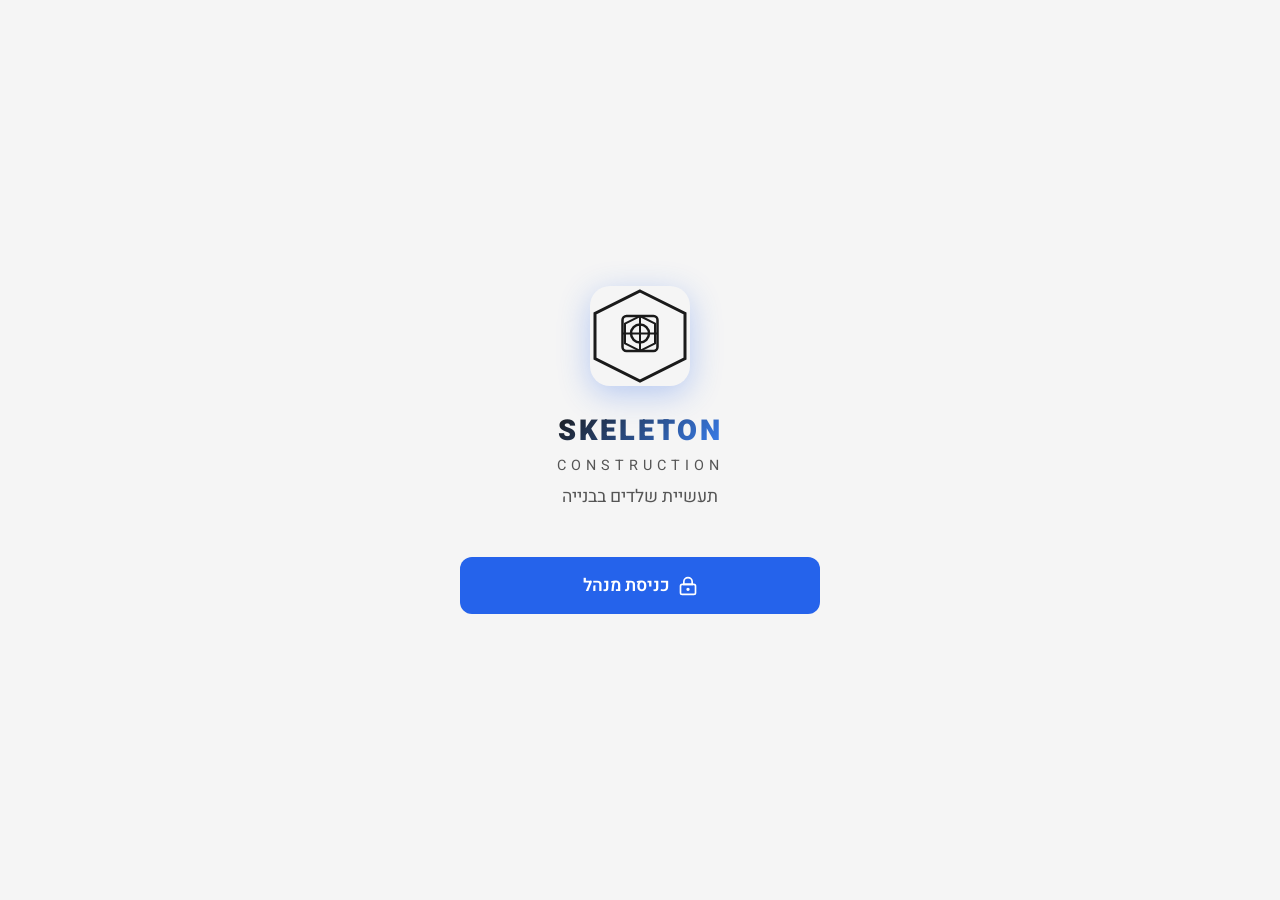
<file: index.html>
<!DOCTYPE html>
<html lang="he" dir="rtl">
<head>
    <meta charset="UTF-8">
    <meta name="viewport" content="width=device-width, initial-scale=1.0">
    <title>SKELETON CONSTRUCTION</title>
    <link rel="stylesheet" href="style.css?v=1778572684">
    <link href="https://fonts.googleapis.com/css2?family=Heebo:wght@300;400;500;600;700;800;900&display=swap" rel="stylesheet">
</head>
<body>

    <!-- ========== מסך כניסה ========== -->
    <div id="loginScreen" class="screen active">
        <div class="login-container">
            <div class="login-logo">
                <div class="logo-icon" style="background: transparent; width: 100px; height: 100px;">
                    <svg viewBox="0 0 200 200" fill="none" xmlns="http://www.w3.org/2000/svg" style="width: 100%; height: 100%;">
                        <polygon points="100,10 190,55 190,145 100,190 10,145 10,55" fill="none" stroke="#1a1a1a" stroke-width="6"/>
                        <rect x="65" y="60" width="70" height="70" rx="8" fill="none" stroke="#1a1a1a" stroke-width="5"/>
                        <path d="M100 60 L100 130" stroke="#1a1a1a" stroke-width="4"/>
                        <path d="M65 95 L135 95" stroke="#1a1a1a" stroke-width="4"/>
                        <circle cx="100" cy="95" r="18" fill="none" stroke="#1a1a1a" stroke-width="5"/>
                        <path d="M100 60 L130 75 L130 115 L100 130 L70 115 L70 75 Z" fill="none" stroke="#1a1a1a" stroke-width="4"/>
                    </svg>
                </div>
                <h1 style="font-size: 1.8rem; letter-spacing: 3px; font-weight: 900;">SKELETON</h1>
                <p style="font-size: 0.9rem; letter-spacing: 5px; color: #555555; margin-top: -0.3rem;">CONSTRUCTION</p>
                <p class="login-subtitle" style="margin-top: 0.5rem;">תעשיית שלדים בבנייה</p>
            </div>
            <div class="login-buttons">
                <button class="btn btn-primary btn-large" onclick="showScreen('adminLogin')">
                    <svg viewBox="0 0 24 24" fill="none" stroke="currentColor" stroke-width="2">
                        <path d="M12 2a5 5 0 015 5v3H7V7a5 5 0 015-5z"/>
                        <rect x="3" y="10" width="18" height="12" rx="2"/>
                        <circle cx="12" cy="16" r="1"/>
                    </svg>
                    כניסת מנהל
                </button>
                <!-- כניסת/יציאת עובד מתבצעת דרך QR codes בלבד -->
            </div>
        </div>
    </div>

    <!-- ========== כניסת מנהל ========== -->
    <div id="adminLogin" class="screen">
        <div class="login-container">
            <button class="back-btn" onclick="showScreen('loginScreen')">
                <svg viewBox="0 0 24 24" fill="none" stroke="currentColor" stroke-width="2">
                    <path d="M19 12H5M12 19l7-7-7-7"/>
                </svg>
                חזרה
            </button>
            <div class="login-logo">
                <h2>כניסת מנהל</h2>
            </div>
            <form onsubmit="adminLoginSubmit(event)" class="login-form">
                <div class="form-group">
                    <label>שם משתמש</label>
                    <input type="text" id="adminUser" placeholder="הכנס שם משתמש" required>
                </div>
                <div class="form-group">
                    <label>סיסמה</label>
                    <input type="password" id="adminPass" placeholder="הכנס סיסמה" required>
                </div>
                <button type="submit" class="btn btn-primary btn-large btn-full">כניסה</button>
                <p class="login-hint">ברירת מחדל: admin / 1234</p>
            </form>
        </div>
    </div>

    <!-- ========== סריקת ברקוד עובד ========== -->
    <div id="workerScan" class="screen">
        <div class="scan-container">
            <button class="back-btn" onclick="showScreen('loginScreen')">
                <svg viewBox="0 0 24 24" fill="none" stroke="currentColor" stroke-width="2">
                    <path d="M19 12H5M12 19l7-7-7-7"/>
                </svg>
                חזרה
            </button>
            <div class="scan-header">
                <div class="scan-icon">
                    <svg viewBox="0 0 24 24" fill="none" stroke="currentColor" stroke-width="2">
                        <path d="M3 7V5a2 2 0 012-2h2M17 3h2a2 2 0 012 2v2M21 17v2a2 2 0 01-2 2h-2M7 21H5a2 2 0 01-2-2v-2"/>
                        <line x1="7" y1="8" x2="7" y2="16"/>
                        <line x1="10" y1="8" x2="10" y2="16"/>
                        <line x1="13" y1="8" x2="13" y2="16"/>
                        <line x1="16" y1="8" x2="16" y2="16"/>
                    </svg>
                </div>
                <h2>סרוק ברקוד עובד</h2>
                <p>סרוק את הברקוד האישי שלך או הכנס מספר עובד</p>
            </div>
            <div class="scan-input-area">
                <input type="text" id="barcodeInput" class="barcode-input" placeholder="סרוק ברקוד או הכנס מספר עובד..." autofocus
                    onkeydown="if(event.key==='Enter') processBarcode()">
                <button class="btn btn-primary" onclick="processBarcode()">אישור</button>
            </div>
            <div id="scanResult" class="scan-result hidden"></div>
        </div>
    </div>

    <!-- ========== מסך כניסת עובד ========== -->
    <div id="workerCheckin" class="screen">
        <div class="checkin-container">
            <div class="checkin-header success-header">
                <svg viewBox="0 0 24 24" fill="none" stroke="currentColor" stroke-width="2">
                    <path d="M22 11.08V12a10 10 0 11-5.93-9.14"/>
                    <polyline points="22 4 12 14.01 9 11.01"/>
                </svg>
                <h2>כניסה נרשמה בהצלחה!</h2>
            </div>
            <div class="checkin-details">
                <div class="detail-card">
                    <span class="detail-label">שם עובד</span>
                    <span class="detail-value" id="checkinName">-</span>
                </div>
                <div class="detail-card">
                    <span class="detail-label">סוג עובד</span>
                    <span class="detail-value" id="checkinType">-</span>
                </div>
                <div class="detail-card">
                    <span class="detail-label">פרויקט</span>
                    <span class="detail-value" id="checkinProject">-</span>
                </div>
                <div class="detail-card highlight">
                    <span class="detail-label">שעת כניסה</span>
                    <span class="detail-value" id="checkinTime">-</span>
                </div>
            </div>
            <button class="btn btn-secondary btn-large btn-full" onclick="showScreen('loginScreen')">סיום</button>
        </div>
    </div>

    <!-- ========== מסך יציאת עובד ========== -->
    <div id="workerCheckout" class="screen">
        <div class="checkout-container">
            <div class="checkin-header">
                <h2>דיווח יציאה</h2>
                <p id="checkoutWorkerInfo"></p>
            </div>
            <form onsubmit="submitCheckout(event)" class="checkout-form">
                <div class="checkout-info-bar">
                    <div class="info-item">
                        <span class="info-label">שעת כניסה</span>
                        <span class="info-value" id="checkoutEntryTime">-</span>
                    </div>
                    <div class="info-item">
                        <span class="info-label">שעת יציאה</span>
                        <span class="info-value" id="checkoutExitTime">-</span>
                    </div>
                    <div class="info-item highlight">
                        <span class="info-label">סה"כ שעות</span>
                        <span class="info-value" id="checkoutTotalHours">-</span>
                    </div>
                </div>
                <div class="form-group">
                    <label>מה בוצע בפועל?</label>
                    <textarea id="workDescription" rows="4" placeholder="תאר את העבודה שבוצעה..." required></textarea>
                </div>
                <div class="form-group">
                    <label>הערות נוספות (אופציונלי)</label>
                    <textarea id="workNotes" rows="2" placeholder="הערות, בעיות, חומרים שנדרשו..."></textarea>
                </div>
                <button type="submit" class="btn btn-primary btn-large btn-full">אישור יציאה</button>
            </form>
        </div>
    </div>

    <!-- ========== דשבורד מנהל ========== -->
    <div id="adminDashboard" class="screen">
        <header class="dashboard-header">
            <div class="header-right">
                <div class="logo-small" style="background: transparent;">
                    <svg viewBox="0 0 200 200" fill="none" xmlns="http://www.w3.org/2000/svg" style="width: 36px; height: 36px;">
                        <polygon points="100,10 190,55 190,145 100,190 10,145 10,55" fill="none" stroke="#1a1a1a" stroke-width="8"/>
                        <rect x="65" y="60" width="70" height="70" rx="8" fill="none" stroke="#1a1a1a" stroke-width="7"/>
                        <circle cx="100" cy="95" r="18" fill="none" stroke="#1a1a1a" stroke-width="7"/>
                        <path d="M100 60 L130 75 L130 115 L100 130 L70 115 L70 75 Z" fill="none" stroke="#1a1a1a" stroke-width="6"/>
                    </svg>
                </div>
                <h1 style="letter-spacing: 2px; font-weight: 900;">SKELETON</h1>
            </div>
            <div class="header-left">
                <span class="admin-name">שלום, מנהל</span>
                <button class="btn btn-outline btn-small" onclick="showScreen('loginScreen')">יציאה</button>
            </div>
        </header>

        <nav class="dashboard-nav">
            <button class="nav-btn active" onclick="showTab('analytics')" data-tab="analytics">דשבורד ניתוח</button>
            <button class="nav-btn" onclick="showTab('worklog')" data-tab="worklog">יומן עבודה</button>
            <button class="nav-btn" onclick="showTab('workers')" data-tab="workers">עובדים</button>
            <button class="nav-btn" onclick="showTab('hours')" data-tab="hours">שעות עובדים בפועל</button>
            <button class="nav-btn" onclick="showTab('manage')" data-tab="manage">ניהול</button>
        </nav>

        <main class="dashboard-content">
            <!-- סקירה כללית -->
            <div id="tab-overview" class="tab-content">
                <div class="stats-grid">
                    <div class="stat-card">
                        <div class="stat-icon blue">
                            <svg viewBox="0 0 24 24" fill="none" stroke="currentColor" stroke-width="2">
                                <path d="M17 21v-2a4 4 0 00-4-4H5a4 4 0 00-4-4v2"/>
                                <circle cx="9" cy="7" r="4"/>
                                <path d="M23 21v-2a4 4 0 00-3-3.87M16 3.13a4 4 0 010 7.75"/>
                            </svg>
                        </div>
                        <div class="stat-info">
                            <span class="stat-number" id="statTotalWorkers">0</span>
                            <span class="stat-label">סה"כ עובדים</span>
                        </div>
                    </div>
                    <div class="stat-card">
                        <div class="stat-icon green">
                            <svg viewBox="0 0 24 24" fill="none" stroke="currentColor" stroke-width="2">
                                <path d="M22 11.08V12a10 10 0 11-5.93-9.14"/>
                                <polyline points="22 4 12 14.01 9 11.01"/>
                            </svg>
                        </div>
                        <div class="stat-info">
                            <span class="stat-number" id="statActiveNow">0</span>
                            <span class="stat-label">נוכחים כרגע</span>
                        </div>
                    </div>
                    <div class="stat-card">
                        <div class="stat-icon orange">
                            <svg viewBox="0 0 24 24" fill="none" stroke="currentColor" stroke-width="2">
                                <circle cx="12" cy="12" r="10"/>
                                <polyline points="12 6 12 12 16 14"/>
                            </svg>
                        </div>
                        <div class="stat-info">
                            <span class="stat-number" id="statTodayHours">0</span>
                            <span class="stat-label">שעות היום</span>
                        </div>
                    </div>
                    <div class="stat-card">
                        <div class="stat-icon purple">
                            <svg viewBox="0 0 24 24" fill="none" stroke="currentColor" stroke-width="2">
                                <rect x="2" y="3" width="20" height="14" rx="2"/>
                                <line x1="8" y1="21" x2="16" y2="21"/>
                                <line x1="12" y1="17" x2="12" y2="21"/>
                            </svg>
                        </div>
                        <div class="stat-info">
                            <span class="stat-number" id="statProjects">0</span>
                            <span class="stat-label">פרויקטים פעילים</span>
                        </div>
                    </div>
                </div>

                <div class="dashboard-grid">
                    <div class="card">
                        <div class="card-header">
                            <h3>עובדים נוכחים כרגע</h3>
                        </div>
                        <div class="card-body" id="activeWorkersList">
                            <div class="empty-state">אין עובדים נוכחים כרגע</div>
                        </div>
                    </div>
                    <div class="card">
                        <div class="card-header">
                            <h3>פעילות אחרונה</h3>
                        </div>
                        <div class="card-body" id="recentActivity">
                            <div class="empty-state">אין פעילות אחרונה</div>
                        </div>
                    </div>
                </div>
            </div>

            <!-- עובדים -->
            <div id="tab-workers" class="tab-content">
                <div class="tab-header">
                    <h2>רשימת עובדים</h2>
                    <button class="btn btn-primary" onclick="showModal('addWorkerModal')">+ הוסף עובד</button>
                </div>
                <div class="table-container">
                    <table class="data-table">
                        <thead>
                            <tr>
                                <th>מס' עובד</th>
                                <th>שם</th>
                                <th>מקצוע</th>
                                <th>תאריך רישום</th>
                                <th>הסרה</th>
                            </tr>
                        </thead>
                        <tbody id="workersTableBody">
                        </tbody>
                    </table>
                </div>
            </div>

            
            <!-- שעות עובדים -->
            <div id="tab-hours" class="tab-content">
                <div class="tab-header">
                    <h2>שעות עובדים</h2>
                    <div class="filter-bar">
                        <select id="hoursFilterMonth" onchange="renderHours()"></select>
                    </div>
                </div>
                <div class="table-container">
                    <table class="data-table">
                        <thead>
                            <tr>
                                <th>מס' עובד</th>
                                <th>שם</th>
                                <th>תפקיד</th>
                                <th>שעות החודש</th>
                                <th>סה"כ שעות</th>
                            </tr>
                        </thead>
                        <tbody id="hoursTableBody">
                        </tbody>
                    </table>
                </div>
            </div>

            <!-- פרויקטים -->
            <div id="tab-projects" class="tab-content">
                <div class="tab-header">
                    <h2>פרויקטים</h2>
                    <button class="btn btn-primary" onclick="showModal('addProjectModal')">+ הוסף פרויקט</button>
                </div>
                <div id="projectsList" class="projects-grid">
                </div>
            </div>

            <!-- ניהול -->

            <!-- יומן עבודה -->
            <div id="tab-worklog" class="tab-content">
                <div class="tab-header">
                    <h2>יומן עבודה</h2>
                </div>
                <div class="worklog-layout">
                    <!-- טופס דיווח -->
                    <div class="card worklog-form-card">
                        <div class="card-header"><h3>דיווח עבודה חדש</h3></div>
                        <div class="card-body">
                            <form onsubmit="submitWorkLog(event)" id="workLogForm">
                                <div class="form-group">
                                    <label>תאריך</label>
                                    <input type="date" id="wlDate" required>
                                </div>
                                <div class="form-group">
                                    <label>פרויקט *</label>
                                    <select id="wlProject" required onchange="onWorkLogProjectChange()">
                                        <option value="">בחר פרויקט</option>
                                    </select>
                                </div>
                                <div class="form-group">
                                    <label>מקצוע *</label>
                                    <select id="wlRole" required onchange="onWorkLogRoleChange()">
                                        <option value="">בחר מקצוע</option>
                                    </select>
                                </div>
                                <div class="form-group">
                                    <label>משימה מתוכננת *</label>
                                    <select id="wlTask" required>
                                        <option value="">בחר משימה</option>
                                    </select>
                                </div>
                                <div class="form-row">
                                    <div class="form-group" style="flex:1;">
                                        <label>שעות שבוצעו *</label>
                                        <input type="number" id="wlHours" min="0" max="24" step="0.5" required placeholder="0">
                                    </div>
                                    <div class="form-group" style="flex:1;">
                                        <label>מי ביצע</label>
                                        <select id="wlWorker">
                                            <option value="">בחר עובד</option>
                                        </select>
                                    </div>
                                </div>
                                <div class="form-group">
                                    <label>סטטוס ביצוע</label>
                                    <div class="status-buttons">
                                        <button type="button" class="status-btn" data-status="תקוע" onclick="selectWorkLogStatus(this)">תקוע</button>
                                        <button type="button" class="status-btn" data-status="חלקי" onclick="selectWorkLogStatus(this)">חלקי</button>
                                        <button type="button" class="status-btn active" data-status="מתקדם" onclick="selectWorkLogStatus(this)">מתקדם</button>
                                    </div>
                                    <input type="hidden" id="wlStatus" value="מתקדם">
                                </div>
                                <div class="form-group">
                                    <label>הערה</label>
                                    <textarea id="wlNote" rows="3" placeholder="הערות נוספות..."></textarea>
                                </div>
                                <div class="form-group">
                                    <label>תמונות</label>
                                    <div class="image-upload-area">
                                        <input type="file" id="wlImages" multiple accept="image/*" onchange="previewWorkLogImages(this)">
                                        <div id="wlImagePreview" class="image-preview-grid"></div>
                                    </div>
                                </div>
                                <button type="submit" class="btn btn-primary btn-large btn-full">שמור דיווח</button>
                            </form>
                        </div>
                    </div>

                    <!-- היסטוריית דיווחים -->
                    <div class="card worklog-history-card">
                        <div class="card-header">
                            <h3>היסטוריית דיווחים</h3>
                            <div class="filter-bar">
                                <select id="wlFilterProject" onchange="renderWorkLogHistory()">
                                    <option value="">כל הפרויקטים</option>
                                </select>
                                <input type="date" id="wlFilterDate" onchange="renderWorkLogHistory()">
                                <button class="btn btn-primary" onclick="exportWorkLogPDF()" style="padding: 0.5rem 1rem; font-size: 0.85rem;">📄 ייצוא PDF</button>
                            </div>
                        </div>
                        <div class="card-body">
                            <div class="table-container">
                                <table class="data-table">
                                    <thead>
                                        <tr>
                                            <th>תאריך</th>
                                            <th>פרויקט</th>
                                            <th>משימה</th>
                                            <th>שעות</th>
                                            <th>מבצע</th>
                                            <th>סטטוס</th>
                                            <th>הערה</th>
                                            <th>מחיקה</th>
                                        </tr>
                                    </thead>
                                    <tbody id="workLogTableBody">
                                    </tbody>
                                </table>
                            </div>
                        </div>
                    </div>
                </div>
            </div>

            <div id="tab-manage" class="tab-content">
                <div class="tab-header">
                    <h2>ניהול מערכת</h2>
                </div>
                <div class="manage-grid">
                    <div class="card">
                        <div class="card-header"><h3>סוגי עובדים</h3></div>
                        <div class="card-body">
                            <div id="workerTypesList" class="tags-list"></div>
                            <div class="add-inline">
                                <input type="text" id="newWorkerType" placeholder="סוג עובד חדש...">
                                <button class="btn btn-primary btn-small" onclick="addWorkerType()">הוסף</button>
                            </div>
                    <div class="card">
                        <div class="card-header"><h3>משימות / שלבי עבודה</h3></div>
                        <div class="card-body">
                            <div id="workStagesList" class="tags-list"></div>
                            <div class="add-inline">
                                <input type="text" id="newWorkStage" placeholder="משימה חדשה...">
                                <button class="btn btn-primary btn-small" onclick="addWorkStage()">הוסף</button>
                            </div>
                        </div>
                    </div>
                        </div>
                    </div>
                    <div class="card">
                        <div class="card-header"><h3>שנה סיסמת מנהל</h3></div>
                        <div class="card-body">
                            <div class="form-group">
                                <label>סיסמה נוכחית</label>
                                <input type="password" id="currentPass">
                            </div>
                            <div class="form-group">
                                <label>סיסמה חדשה</label>
                                <input type="password" id="newPass">
                            </div>
                            <button class="btn btn-primary btn-small" onclick="changePassword()">שנה סיסמה</button>
                        </div>
                    </div>
                    <div class="card">
                        <div class="card-header"><h3>ייצוא נתונים</h3></div>
                        <div class="card-body">
                            <p>ייצא את כל הנתונים לקובץ Excel/CSV</p>
                            <button class="btn btn-secondary btn-small" onclick="exportData()">ייצוא CSV</button>
                        </div>
                    </div>
                
                    <div class="card" style="grid-column: 1 / -1;">
                        <div class="card-header">
                            <h3>ארכיון דיווחי עבודה (PDF)</h3>
                            <button class="btn btn-primary btn-small" onclick="exportAllWorkLogsPDF()">ייצוא הכל</button>
                        </div>
                        <div class="card-body">
                            <div class="filter-bar" style="margin-bottom: 1rem;">
                                <select id="archiveFilterProject" onchange="renderPDFArchive()">
                                    <option value="">כל הפרויקטים</option>
                                </select>
                                <input type="date" id="archiveFilterFrom" onchange="renderPDFArchive()" placeholder="מתאריך">
                                <input type="date" id="archiveFilterTo" onchange="renderPDFArchive()" placeholder="עד תאריך">
                            </div>
                            <div id="pdfArchiveList" class="pdf-archive-list">
                                <div class="empty-state">טוען דיווחים...</div>
                            </div>
                        </div>
                    </div>
                </div>
            </div>
            <!-- דשבורד ניתוח -->
            <div id="tab-analytics" class="tab-content active">
                <div id="analyticsContent">
                    <div class="empty-state">טוען...</div>
                </div>
            </div>
        </main>
    </div>

    <!-- ========== מודל הוספת עובד ========== -->
    <div id="addWorkerModal" class="modal hidden">
        <div class="modal-overlay" onclick="closeModal('addWorkerModal')"></div>
        <div class="modal-content">
            <div class="modal-header">
                <h3>הוספת עובד חדש</h3>
                <button class="close-btn" onclick="closeModal('addWorkerModal')">&times;</button>
            </div>
            <form onsubmit="addWorker(event)">
                <div class="form-group">
                    <label>שם עובד</label>
                    <input type="text" id="newWorkerName" required>
                </div>
                <div class="form-group">
                    <label>סוג עובד</label>
                    <select id="newWorkerTypeSelect" required></select>
                </div>
                <div class="form-group">
                    <label>פרויקט</label>
                    <select id="newWorkerProject" required></select>
                </div>
                <div class="form-group">
                    <label>מספר עובד (ברקוד)</label>
                    <input type="text" id="newWorkerId" required>
                    <small>מספר זה ישמש כברקוד לכניסה ויציאה</small>
                </div>
                <div class="modal-actions">
                    <button type="button" class="btn btn-secondary" onclick="closeModal('addWorkerModal')">ביטול</button>
                    <button type="submit" class="btn btn-primary">הוסף עובד</button>
                </div>
            </form>
        </div>
    </div>

    <!-- ========== מודל הוספת פרויקט ========== -->
    <div id="addProjectModal" class="modal hidden">
        <div class="modal-overlay" onclick="closeModal('addProjectModal')"></div>
        <div class="modal-content">
            <div class="modal-header">
                <h3>הוספת פרויקט חדש</h3>
                <button class="close-btn" onclick="closeModal('addProjectModal')">&times;</button>
            </div>
            <form onsubmit="addProject(event)">
                <div class="form-group">
                    <label>שם פרויקט</label>
                    <input type="text" id="newProjectName" required>
                </div>
                <div class="form-group">
                    <label>כתובת/מיקום</label>
                    <input type="text" id="newProjectLocation">
                </div>
                <div class="form-group">
                    <label>תיאור</label>
                    <textarea id="newProjectDesc" rows="3"></textarea>
                </div>
                <div class="modal-actions">
                    <button type="button" class="btn btn-secondary" onclick="closeModal('addProjectModal')">ביטול</button>
                    <button type="submit" class="btn btn-primary">הוסף פרויקט</button>
                </div>
            </form>
        </div>
    </div>

    <!-- ========== הודעת Toast ========== -->
    <div id="toast" class="toast hidden"></div>

    <script src="supabase-config.js?v=1778527607"></script>
    <script src="app.js?v=1778600000"></script>
</body>
</html>
</file>
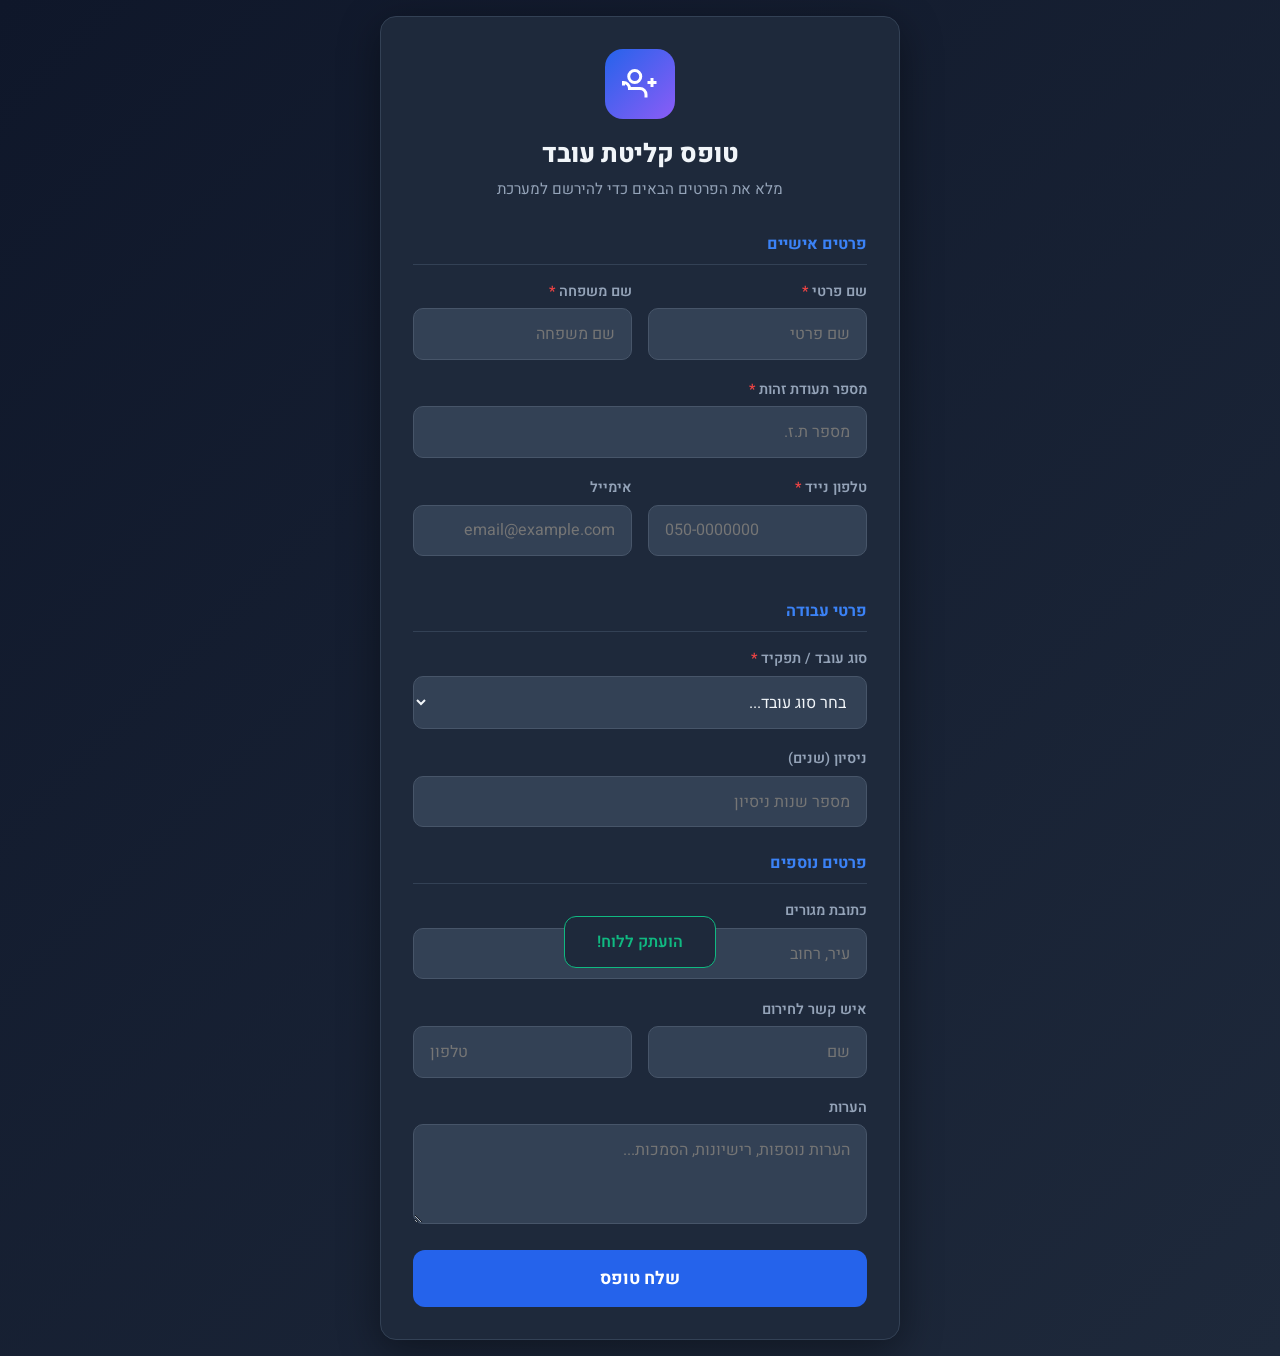
<file: register.html>
<!DOCTYPE html>
<html lang="he" dir="rtl">
<head>
    <meta charset="UTF-8">
    <meta name="viewport" content="width=device-width, initial-scale=1.0">
    <title>טופס קליטת עובד</title>
    <link href="https://fonts.googleapis.com/css2?family=Heebo:wght@300;400;500;600;700;800&display=swap" rel="stylesheet">
    <style>
        * { margin: 0; padding: 0; box-sizing: border-box; }

        body {
            font-family: 'Heebo', sans-serif;
            background: linear-gradient(135deg, #0f172a 0%, #1e293b 100%);
            color: #f1f5f9;
            min-height: 100vh;
            direction: rtl;
            display: flex;
            align-items: center;
            justify-content: center;
            padding: 1rem;
        }

        .form-container {
            background: #1e293b;
            border: 1px solid #334155;
            border-radius: 16px;
            padding: 2rem;
            width: 100%;
            max-width: 520px;
            box-shadow: 0 10px 40px rgba(0,0,0,0.4);
        }

        .form-header {
            text-align: center;
            margin-bottom: 2rem;
        }

        .form-header .icon {
            width: 70px;
            height: 70px;
            background: linear-gradient(135deg, #2563eb, #8b5cf6);
            border-radius: 18px;
            display: flex;
            align-items: center;
            justify-content: center;
            margin: 0 auto 1rem;
        }

        .form-header .icon svg {
            width: 36px;
            height: 36px;
            color: white;
        }

        .form-header h1 {
            font-size: 1.6rem;
            font-weight: 800;
            margin-bottom: 0.3rem;
        }

        .form-header p {
            color: #94a3b8;
            font-size: 0.95rem;
        }

        .form-group {
            margin-bottom: 1.2rem;
        }

        .form-group label {
            display: block;
            margin-bottom: 0.4rem;
            font-weight: 600;
            color: #94a3b8;
            font-size: 0.9rem;
        }

        .form-group label .required {
            color: #ef4444;
        }

        .form-group input,
        .form-group select,
        .form-group textarea {
            width: 100%;
            padding: 0.8rem 1rem;
            background: #334155;
            border: 1px solid #475569;
            border-radius: 10px;
            color: #f1f5f9;
            font-family: 'Heebo', sans-serif;
            font-size: 1rem;
            transition: border-color 0.2s;
        }

        .form-group input:focus,
        .form-group select:focus,
        .form-group textarea:focus {
            outline: none;
            border-color: #2563eb;
            box-shadow: 0 0 0 3px rgba(37, 99, 235, 0.15);
        }

        .form-row {
            display: grid;
            grid-template-columns: 1fr 1fr;
            gap: 1rem;
        }

        .section-title {
            font-size: 1rem;
            font-weight: 700;
            color: #3b82f6;
            margin: 1.5rem 0 1rem;
            padding-bottom: 0.5rem;
            border-bottom: 1px solid #334155;
        }

        .btn {
            display: block;
            width: 100%;
            padding: 1rem;
            border: none;
            border-radius: 12px;
            font-family: 'Heebo', sans-serif;
            font-weight: 700;
            font-size: 1.1rem;
            cursor: pointer;
            transition: all 0.2s;
            margin-top: 0.75rem;
        }

        .btn-primary {
            background: #2563eb;
            color: white;
        }

        .btn-primary:hover {
            background: #1d4ed8;
            transform: translateY(-1px);
            box-shadow: 0 4px 12px rgba(37, 99, 235, 0.4);
        }

        .btn-whatsapp {
            background: #25d366;
            color: white;
            display: none;
            align-items: center;
            justify-content: center;
            gap: 0.5rem;
        }

        .btn-whatsapp:hover {
            background: #1fb855;
        }

        .btn-copy {
            background: #334155;
            color: #f1f5f9;
            border: 1px solid #475569;
            display: none;
        }

        .btn-copy:hover {
            background: #475569;
        }

        /* Result screen */
        .result-screen {
            display: none;
            text-align: center;
        }

        .result-screen.show {
            display: block;
        }

        .result-icon {
            width: 80px;
            height: 80px;
            background: linear-gradient(135deg, #059669, #10b981);
            border-radius: 50%;
            display: flex;
            align-items: center;
            justify-content: center;
            margin: 0 auto 1.5rem;
        }

        .result-icon svg {
            width: 40px;
            height: 40px;
            color: white;
        }

        .result-screen h2 {
            font-size: 1.4rem;
            margin-bottom: 0.5rem;
        }

        .result-screen p {
            color: #94a3b8;
            margin-bottom: 1.5rem;
        }

        .result-summary {
            background: #334155;
            border-radius: 10px;
            padding: 1.2rem;
            text-align: right;
            margin-bottom: 1.5rem;
            font-size: 0.9rem;
            line-height: 1.8;
        }

        .result-summary strong {
            color: #3b82f6;
        }

        .toast {
            position: fixed;
            bottom: 2rem;
            left: 50%;
            transform: translateX(-50%) translateY(100px);
            background: #1e293b;
            border: 1px solid #10b981;
            color: #10b981;
            border-radius: 12px;
            padding: 0.8rem 2rem;
            font-weight: 600;
            z-index: 1000;
            transition: transform 0.3s;
        }

        .toast.show {
            transform: translateX(-50%) translateY(0);
        }

        @media (max-width: 480px) {
            .form-row { grid-template-columns: 1fr; }
            .form-container { padding: 1.5rem; }
            .form-header h1 { font-size: 1.3rem; }
        }
    </style>
</head>
<body>
    <div class="form-container">
        <!-- טופס -->
        <div id="formView">
            <div class="form-header">
                <div class="icon">
                    <svg viewBox="0 0 24 24" fill="none" stroke="currentColor" stroke-width="2">
                        <path d="M16 21v-2a4 4 0 00-4-4H5a4 4 0 00-4-4v2"/>
                        <circle cx="8.5" cy="7" r="4"/>
                        <line x1="20" y1="8" x2="20" y2="14"/>
                        <line x1="23" y1="11" x2="17" y2="11"/>
                    </svg>
                </div>
                <h1>טופס קליטת עובד</h1>
                <p>מלא את הפרטים הבאים כדי להירשם למערכת</p>
            </div>

            <form id="registerForm" onsubmit="submitForm(event)">
                <div class="section-title">פרטים אישיים</div>

                <div class="form-row">
                    <div class="form-group">
                        <label>שם פרטי <span class="required">*</span></label>
                        <input type="text" id="firstName" required placeholder="שם פרטי">
                    </div>
                    <div class="form-group">
                        <label>שם משפחה <span class="required">*</span></label>
                        <input type="text" id="lastName" required placeholder="שם משפחה">
                    </div>
                </div>

                <div class="form-group">
                    <label>מספר תעודת זהות <span class="required">*</span></label>
                    <input type="text" id="idNumber" required placeholder="מספר ת.ז." pattern="[0-9]{5,9}" title="הכנס 5-9 ספרות">
                </div>

                <div class="form-row">
                    <div class="form-group">
                        <label>טלפון נייד <span class="required">*</span></label>
                        <input type="tel" id="phone" required placeholder="050-0000000">
                    </div>
                    <div class="form-group">
                        <label>אימייל</label>
                        <input type="email" id="email" placeholder="email@example.com">
                    </div>
                </div>

                <div class="section-title">פרטי עבודה</div>

                <div class="form-group">
                    <label>סוג עובד / תפקיד <span class="required">*</span></label>
                    <select id="workerType" required>
                        <option value="">בחר סוג עובד...</option>
                        <option value="אינסטלטור">אינסטלטור</option>
                        <option value="חשמלאי">חשמלאי</option>
                        <option value="מיזוג">מיזוג</option>
                        <option value="מודד">מודד</option>
                        <option value="מנהל עבודה">מנהל עבודה</option>
                        <option value="מנהל פרויקט">מנהל פרויקט</option>
                        <option value="מהנדס">מהנדס</option>
                        <option value="טפסן">טפסן</option>
                        <option value="ברזלן">ברזלן</option>
                        <option value="בטונאי">בטונאי</option>
                        <option value="עובד כללי">עובד כללי</option>
                        <option value="מפעיל מנוף">מפעיל מנוף</option>
                        <option value="מפעיל טרקטור">מפעיל טרקטור</option>
                        <option value="משאבות בטון">משאבות בטון</option>
                    </select>
                </div>

                <div class="form-group">
                    <label>ניסיון (שנים)</label>
                    <input type="number" id="experience" placeholder="מספר שנות ניסיון" min="0" max="50">
                </div>

                <div class="section-title">פרטים נוספים</div>

                <div class="form-group">
                    <label>כתובת מגורים</label>
                    <input type="text" id="address" placeholder="עיר, רחוב">
                </div>

                <div class="form-group">
                    <label>איש קשר לחירום</label>
                    <div class="form-row">
                        <input type="text" id="emergencyName" placeholder="שם">
                        <input type="tel" id="emergencyPhone" placeholder="טלפון">
                    </div>
                </div>

                <div class="form-group">
                    <label>הערות</label>
                    <textarea id="notes" rows="3" placeholder="הערות נוספות, רישיונות, הסמכות..."></textarea>
                </div>

                <button type="submit" class="btn btn-primary">שלח טופס</button>
            </form>
        </div>

        <!-- מסך תוצאה -->
        <div id="resultView" class="result-screen">
            <div class="result-icon">
                <svg viewBox="0 0 24 24" fill="none" stroke="currentColor" stroke-width="2">
                    <path d="M22 11.08V12a10 10 0 11-5.93-9.14"/>
                    <polyline points="22 4 12 14.01 9 11.01"/>
                </svg>
            </div>
            <h2>הטופס נשלח בהצלחה!</h2>
            <p>הפרטים שלך נשמרו. שלח את הנתונים למנהל באחת הדרכים הבאות:</p>

            <div id="resultSummary" class="result-summary"></div>

            <button class="btn btn-whatsapp" id="btnWhatsapp" onclick="sendWhatsApp()">
                <svg width="20" height="20" viewBox="0 0 24 24" fill="currentColor"><path d="M17.472 14.382c-.297-.149-1.758-.867-2.03-.967-.273-.099-.471-.148-.67.15-.197.297-.767.966-.94 1.164-.173.199-.347.223-.644.075-.297-.15-1.255-.463-2.39-1.475-.883-.788-1.48-1.761-1.653-2.059-.173-.297-.018-.458.13-.606.134-.133.298-.347.446-.52.149-.174.198-.298.298-.497.099-.198.05-.371-.025-.52-.075-.149-.669-1.612-.916-2.207-.242-.579-.487-.5-.669-.51-.173-.008-.371-.01-.57-.01-.198 0-.52.074-.792.372-.272.297-1.04 1.016-1.04 2.479 0 1.462 1.065 2.875 1.213 3.074.149.198 2.096 3.2 5.077 4.487.709.306 1.262.489 1.694.625.712.227 1.36.195 1.871.118.571-.085 1.758-.719 2.006-1.413.248-.694.248-1.289.173-1.413-.074-.124-.272-.198-.57-.347m-5.421 7.403h-.004a9.87 9.87 0 01-5.031-1.378l-.361-.214-3.741.982.998-3.648-.235-.374a9.86 9.86 0 01-1.51-5.26c.001-5.45 4.436-9.884 9.888-9.884 2.64 0 5.122 1.03 6.988 2.898a9.825 9.825 0 012.893 6.994c-.003 5.45-4.437 9.884-9.885 9.884m8.413-18.297A11.815 11.815 0 0012.05 0C5.495 0 .16 5.335.157 11.892c0 2.096.547 4.142 1.588 5.945L.057 24l6.305-1.654a11.882 11.882 0 005.683 1.448h.005c6.554 0 11.89-5.335 11.893-11.893a11.821 11.821 0 00-3.48-8.413z"/></svg>
                שלח בוואטסאפ למנהל
            </button>

            <button class="btn btn-copy" id="btnCopy" onclick="copyToClipboard()">העתק פרטים ללוח</button>

            <button class="btn btn-primary" onclick="location.reload()" style="margin-top: 1rem; background: #334155; border: 1px solid #475569;">מלא טופס נוסף</button>
        </div>
    </div>

    <div id="toast" class="toast">הועתק ללוח!</div>

    <script>
        let formData = {};

        function submitForm(e) {
            e.preventDefault();

            formData = {
                firstName: document.getElementById('firstName').value.trim(),
                lastName: document.getElementById('lastName').value.trim(),
                idNumber: document.getElementById('idNumber').value.trim(),
                phone: document.getElementById('phone').value.trim(),
                email: document.getElementById('email').value.trim(),
                workerType: document.getElementById('workerType').value,
                experience: document.getElementById('experience').value,
                address: document.getElementById('address').value.trim(),
                emergencyName: document.getElementById('emergencyName').value.trim(),
                emergencyPhone: document.getElementById('emergencyPhone').value.trim(),
                notes: document.getElementById('notes').value.trim(),
                submittedAt: new Date().toLocaleString('he-IL')
            };

            // Save to localStorage for admin import
            const pending = JSON.parse(localStorage.getItem('pendingWorkerRegistrations') || '[]');
            pending.push(formData);
            localStorage.setItem('pendingWorkerRegistrations', JSON.stringify(pending));

            // Show result
            showResult();
        }

        function showResult() {
            document.getElementById('formView').style.display = 'none';
            document.getElementById('resultView').classList.add('show');
            document.getElementById('btnWhatsapp').style.display = 'flex';
            document.getElementById('btnCopy').style.display = 'block';

            const summary = `
                <strong>שם:</strong> ${formData.firstName} ${formData.lastName}<br>
                <strong>ת.ז.:</strong> ${formData.idNumber}<br>
                <strong>טלפון:</strong> ${formData.phone}<br>
                ${formData.email ? `<strong>אימייל:</strong> ${formData.email}<br>` : ''}
                <strong>תפקיד:</strong> ${formData.workerType}<br>
                ${formData.experience ? `<strong>ניסיון:</strong> ${formData.experience} שנים<br>` : ''}
                ${formData.address ? `<strong>כתובת:</strong> ${formData.address}<br>` : ''}
                ${formData.emergencyName ? `<strong>איש קשר לחירום:</strong> ${formData.emergencyName} - ${formData.emergencyPhone}<br>` : ''}
                ${formData.notes ? `<strong>הערות:</strong> ${formData.notes}<br>` : ''}
                <strong>תאריך שליחה:</strong> ${formData.submittedAt}
            `;
            document.getElementById('resultSummary').innerHTML = summary;
        }

        function getTextSummary() {
            let text = `טופס קליטת עובד חדש\n`;
            text += `========================\n`;
            text += `שם: ${formData.firstName} ${formData.lastName}\n`;
            text += `ת.ז.: ${formData.idNumber}\n`;
            text += `טלפון: ${formData.phone}\n`;
            if (formData.email) text += `אימייל: ${formData.email}\n`;
            text += `תפקיד: ${formData.workerType}\n`;
            if (formData.experience) text += `ניסיון: ${formData.experience} שנים\n`;
            if (formData.address) text += `כתובת: ${formData.address}\n`;
            if (formData.emergencyName) text += `איש קשר לחירום: ${formData.emergencyName} - ${formData.emergencyPhone}\n`;
            if (formData.notes) text += `הערות: ${formData.notes}\n`;
            text += `========================\n`;
            text += `נשלח: ${formData.submittedAt}`;
            return text;
        }

        function sendWhatsApp() {
            const text = encodeURIComponent(getTextSummary());
            window.open(`https://wa.me/?text=${text}`, '_blank');
        }

        function copyToClipboard() {
            navigator.clipboard.writeText(getTextSummary()).then(() => {
                const toast = document.getElementById('toast');
                toast.classList.add('show');
                setTimeout(() => toast.classList.remove('show'), 2000);
            });
        }
    </script>
</body>
</html>
</file>
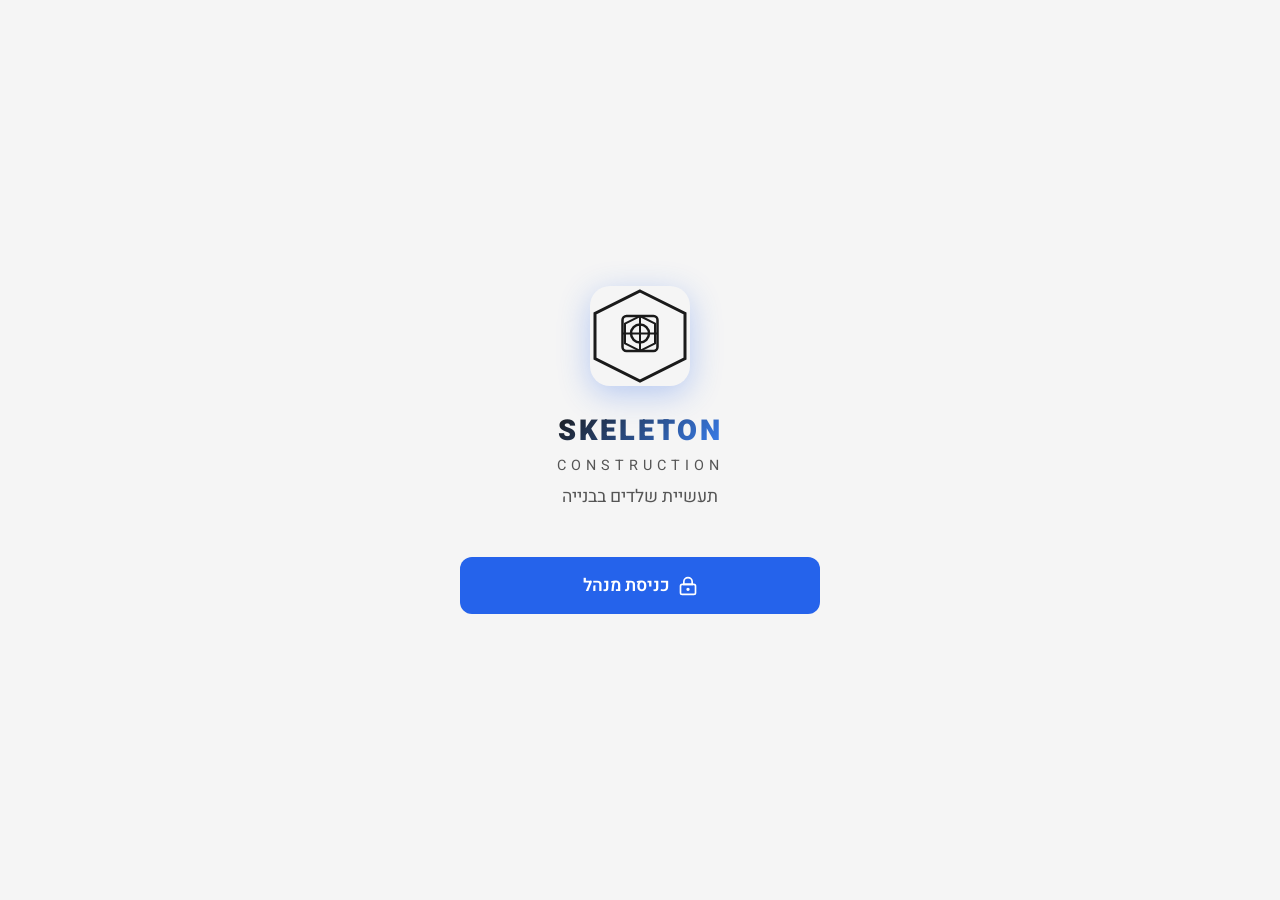
<file: reset.html>
<!DOCTYPE html>
<html>
<head><meta charset="UTF-8"><title>Reset</title></head>
<body>
<script>
    localStorage.removeItem('projectManagementData');
    localStorage.removeItem('pendingWorkerRegistrations');
    window.location.href = 'index.html';
</script>
</body>
</html>
</file>
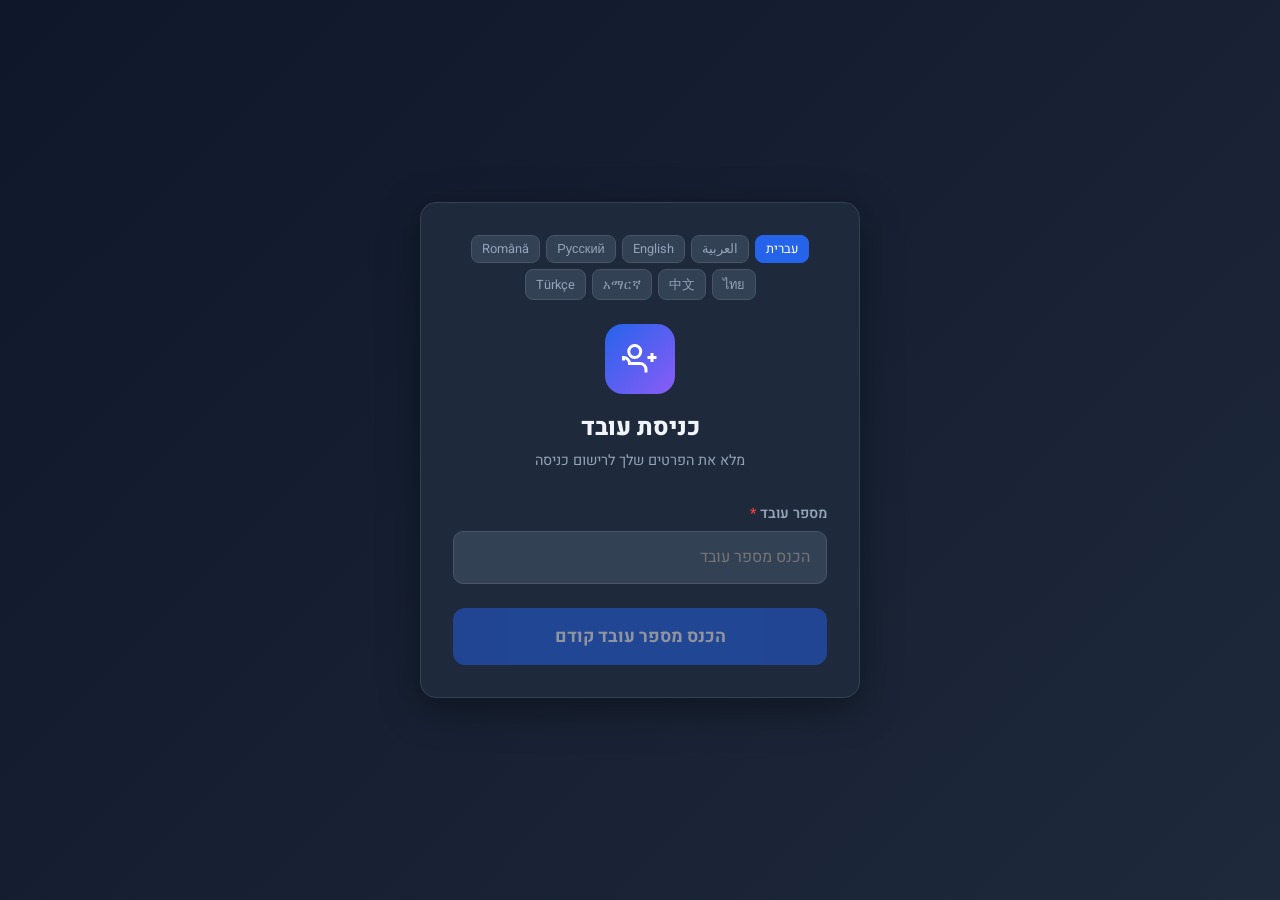
<file: worker-entry.html>
<!DOCTYPE html>
<html lang="he" dir="rtl">
<head>
    <meta charset="UTF-8">
    <meta name="viewport" content="width=device-width, initial-scale=1.0">
    <title>כניסת עובד</title>
    <link href="https://fonts.googleapis.com/css2?family=Heebo:wght@300;400;500;600;700;800&display=swap" rel="stylesheet">
    <style>
        * { margin: 0; padding: 0; box-sizing: border-box; }
        body {
            font-family: 'Heebo', sans-serif;
            background: linear-gradient(135deg, #0f172a 0%, #1e293b 100%);
            color: #f1f5f9; min-height: 100vh;
            display: flex; align-items: center; justify-content: center; padding: 1rem;
        }
        .card {
            background: #1e293b; border: 1px solid #334155; border-radius: 16px;
            padding: 2rem; width: 100%; max-width: 440px; box-shadow: 0 10px 40px rgba(0,0,0,0.4);
        }
        .lang-bar { display: flex; flex-wrap: wrap; gap: 6px; justify-content: center; margin-bottom: 1.5rem; }
        .lang-btn {
            padding: 4px 10px; border-radius: 8px; border: 1px solid #475569;
            background: #334155; color: #94a3b8; font-size: 0.8rem; cursor: pointer;
            font-family: 'Heebo', sans-serif; transition: all 0.2s;
        }
        .lang-btn.active, .lang-btn:hover { background: #2563eb; color: white; border-color: #2563eb; }
        .header { text-align: center; margin-bottom: 2rem; }
        .header .icon {
            width: 70px; height: 70px; background: linear-gradient(135deg, #2563eb, #8b5cf6);
            border-radius: 18px; display: flex; align-items: center; justify-content: center; margin: 0 auto 1rem;
        }
        .header .icon svg { width: 36px; height: 36px; color: white; }
        .header h1 { font-size: 1.5rem; font-weight: 800; }
        .header p { color: #94a3b8; font-size: 0.9rem; margin-top: 0.3rem; }
        .form-group { margin-bottom: 1.2rem; }
        .form-group label { display: block; margin-bottom: 0.4rem; font-weight: 600; color: #94a3b8; font-size: 0.9rem; }
        .form-group label .req { color: #ef4444; }
        .form-group input {
            width: 100%; padding: 0.85rem 1rem; background: #334155;
            border: 1px solid #475569; border-radius: 10px; color: #f1f5f9;
            font-family: 'Heebo', sans-serif; font-size: 1rem; transition: border-color 0.2s;
        }
        .form-group input:focus {
            outline: none; border-color: #2563eb; box-shadow: 0 0 0 3px rgba(37, 99, 235, 0.15);
        }
        .btn {
            display: block; width: 100%; padding: 1rem; border: none; border-radius: 12px;
            font-family: 'Heebo', sans-serif; font-weight: 700; font-size: 1.1rem;
            cursor: pointer; transition: all 0.2s; margin-top: 1.5rem; background: #2563eb; color: white;
        }
        .btn:hover { background: #1d4ed8; transform: translateY(-1px); }
        .btn:disabled { opacity: 0.5; cursor: not-allowed; transform: none; }
        .success { display: none; text-align: center; }
        .success.show { display: block; }
        .success-icon {
            width: 80px; height: 80px; background: linear-gradient(135deg, #059669, #10b981);
            border-radius: 50%; display: flex; align-items: center; justify-content: center; margin: 0 auto 1.5rem;
        }
        .success-icon svg { width: 40px; height: 40px; color: white; }
        .success h2 { font-size: 1.4rem; margin-bottom: 0.5rem; }
        .success p { color: #94a3b8; margin-bottom: 1rem; }
        .summary-box {
            background: #334155; border-radius: 10px; padding: 1.2rem;
            text-align: right; margin: 1.5rem 0; font-size: 0.95rem; line-height: 2;
        }
        .summary-box strong { color: #3b82f6; }
        .btn-back { background: #334155; border: 1px solid #475569; color: #f1f5f9; margin-top: 1rem; }
        .btn-back:hover { background: #475569; }
        @media (max-width: 480px) { .card { padding: 1.5rem; } .header h1 { font-size: 1.3rem; } }
    </style>
</head>
<body>
    <div class="card">
        <div id="langSelector" class="lang-bar"></div>
        <div id="formView">
            <div class="header">
                <div class="icon">
                    <svg viewBox="0 0 24 24" fill="none" stroke="currentColor" stroke-width="2">
                        <path d="M16 21v-2a4 4 0 00-4-4H5a4 4 0 00-4-4v2"/>
                        <circle cx="8.5" cy="7" r="4"/>
                        <line x1="20" y1="8" x2="20" y2="14"/>
                        <line x1="23" y1="11" x2="17" y2="11"/>
                    </svg>
                </div>
                <h1 id="t-title"></h1>
                <p id="t-subtitle"></p>
            </div>
            <form id="entryForm" onsubmit="submitEntry(event)">
                <div class="form-group">
                    <label id="t-numLabel"></label>
                    <input type="text" id="workerId" required pattern="[0-9]{2,9}" inputmode="numeric">
                    <p id="workerInfo" style="color: #10b981; font-size: 0.85rem; margin-top: 0.4rem; display: none;"></p>
                    <p id="workerError" style="color: #ef4444; font-size: 0.85rem; margin-top: 0.4rem; display: none;"></p>
                </div>
                <input type="hidden" id="fullName">
                <input type="hidden" id="role">
                <div class="form-group" id="projectGroup" style="display: none;">
                    <label id="t-projectLabel" style="font-weight: 600; color: #94a3b8; font-size: 0.9rem;">פרויקט <span class="req">*</span></label>
                    <select id="projectSelect" required style="width: 100%; padding: 0.85rem 1rem; background: #334155; border: 1px solid #475569; border-radius: 10px; color: #f1f5f9; font-family: 'Heebo', sans-serif; font-size: 1rem;"></select>
                </div>
                <button type="submit" class="btn" id="submitBtn" disabled></button>
            </form>
        </div>
        <div id="successView" class="success">
            <div class="success-icon">
                <svg viewBox="0 0 24 24" fill="none" stroke="currentColor" stroke-width="2">
                    <path d="M22 11.08V12a10 10 0 11-5.93-9.14"/>
                    <polyline points="22 4 12 14.01 9 11.01"/>
                </svg>
            </div>
            <h2 id="t-success"></h2>
            <p id="t-dataSent"></p>
            <div id="summary" class="summary-box"></div>
            <button class="btn btn-back" onclick="resetForm()" id="t-backBtn"></button>
        </div>
    </div>

    <script src="supabase-config.js"></script>
    <script src="translations.js"></script>
    <script>
        let currentWorker = null;
        const workerIdInput = document.getElementById('workerId');
        let lookupTimeout = null;

        function applyTranslations() {
            document.getElementById('t-title').textContent = T('entryTitle');
            document.getElementById('t-subtitle').textContent = T('entrySubtitle');
            document.getElementById('t-numLabel').innerHTML = T('workerNumber') + ' <span class="req">*</span>';
            document.getElementById('workerId').placeholder = T('workerNumberPlaceholder');
            document.getElementById('submitBtn').textContent = currentWorker ? T('entryBtn') : T('enterNumberFirst');
            document.getElementById('t-success').textContent = T('entrySuccess');
            document.getElementById('t-dataSent').textContent = T('dataSent');
            document.getElementById('t-backBtn').textContent = T('backToForm');
            buildLanguageSelector();
        }

        workerIdInput.addEventListener('input', function() {
            clearTimeout(lookupTimeout);
            const val = this.value.trim();
            if (val.length >= 2) {
                lookupTimeout = setTimeout(() => lookupWorker(val), 400);
            } else {
                resetWorkerInfo();
            }
        });

        async function lookupWorker(number) {
            const info = document.getElementById('workerInfo');
            const error = document.getElementById('workerError');
            const btn = document.getElementById('submitBtn');
            info.style.display = 'none';
            error.style.display = 'none';

            try {
                const results = await supabaseSelectWhere('workers', 'worker_number', number);
                if (results && results.length > 0) {
                    currentWorker = results[0];
                    document.getElementById('fullName').value = currentWorker.full_name;
                    document.getElementById('role').value = currentWorker.role;
                    const roleDisplay = TRANSLATIONS[currentLang].roles[currentWorker.role] || currentWorker.role;
                    info.textContent = currentWorker.full_name + ' - ' + roleDisplay;
                    info.style.display = 'block';
                    await loadProjects();
                    btn.disabled = false;
                    btn.textContent = T('entryBtn');
                } else {
                    resetWorkerInfo();
                    error.textContent = T('workerNotFound');
                    error.style.display = 'block';
                }
            } catch (err) {
                error.textContent = T('searchError') + err.message;
                error.style.display = 'block';
            }
        }

        async function loadProjects() {
            try {
                const projects = await supabaseSelectAll('projects');
                const select = document.getElementById('projectSelect');
                const group = document.getElementById('projectGroup');
                if (projects && projects.length > 0) {
                    select.innerHTML = projects.filter(p => p.active).map(p =>
                        `<option value="${p.name}">${p.name}</option>`
                    ).join('');
                    group.style.display = 'block';
                }
            } catch (e) { console.log('Error loading projects:', e.message); }
        }

        function resetWorkerInfo() {
            currentWorker = null;
            document.getElementById('fullName').value = '';
            document.getElementById('role').value = '';
            document.getElementById('workerInfo').style.display = 'none';
            document.getElementById('workerError').style.display = 'none';
            document.getElementById('submitBtn').disabled = true;
            document.getElementById('submitBtn').textContent = T('enterNumberFirst');
        }

        async function submitEntry(e) {
            e.preventDefault();
            if (!currentWorker) return;
            const btn = document.getElementById('submitBtn');
            btn.disabled = true;
            btn.textContent = T('sending');

            const fullName = currentWorker.full_name;
            const role = currentWorker.role;
            const workerId = document.getElementById('workerId').value.trim();
            const now = new Date();

            try {
                const project = document.getElementById('projectSelect').value || '';
                await supabaseInsert('attendance', {
                    type: 'checkin',
                    full_name: fullName,
                    role: role,
                    worker_id: workerId,
                    project: project,
                    time_display: now.toLocaleString('he-IL'),
                    date: now.toLocaleDateString('he-IL')
                });

                document.getElementById('formView').style.display = 'none';
                document.getElementById('successView').classList.add('show');
                const roleDisplay = TRANSLATIONS[currentLang].roles[role] || role;
                document.getElementById('summary').innerHTML =
                    `<strong>${T('lblName')}:</strong> ${fullName}<br>` +
                    `<strong>${T('lblRole')}:</strong> ${roleDisplay}<br>` +
                    `<strong>${T('lblWorkerNum')}:</strong> ${workerId}<br>` +
                    `<strong>${T('lblEntryTime')}:</strong> ${now.toLocaleString('he-IL')}`;
            } catch (err) {
                alert(err.message);
                btn.disabled = false;
                btn.textContent = T('entryBtn');
            }
        }

        function resetForm() {
            document.getElementById('entryForm').reset();
            document.getElementById('formView').style.display = 'block';
            document.getElementById('successView').classList.remove('show');
            currentWorker = null;
            resetWorkerInfo();
        }

        buildLanguageSelector();
        applyTranslations();
    </script>
</body>
</html>
</file>
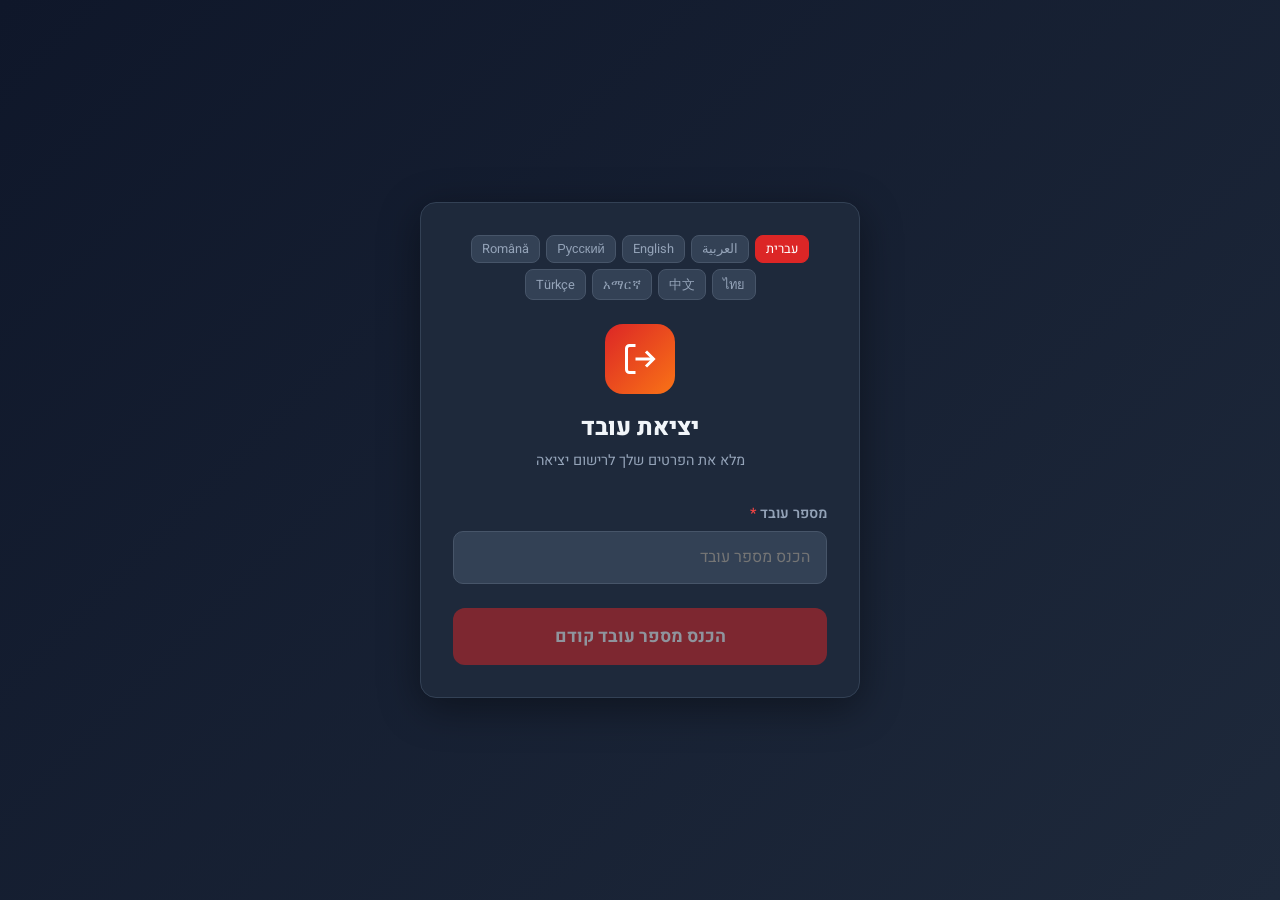
<file: worker-exit.html>
<!DOCTYPE html>
<html lang="he" dir="rtl">
<head>
    <meta charset="UTF-8">
    <meta name="viewport" content="width=device-width, initial-scale=1.0">
    <title>יציאת עובד</title>
    <link href="https://fonts.googleapis.com/css2?family=Heebo:wght@300;400;500;600;700;800&display=swap" rel="stylesheet">
    <style>
        * { margin: 0; padding: 0; box-sizing: border-box; }
        body {
            font-family: 'Heebo', sans-serif;
            background: linear-gradient(135deg, #0f172a 0%, #1e293b 100%);
            color: #f1f5f9; min-height: 100vh;
            display: flex; align-items: center; justify-content: center; padding: 1rem;
        }
        .card {
            background: #1e293b; border: 1px solid #334155; border-radius: 16px;
            padding: 2rem; width: 100%; max-width: 440px; box-shadow: 0 10px 40px rgba(0,0,0,0.4);
        }
        .lang-bar { display: flex; flex-wrap: wrap; gap: 6px; justify-content: center; margin-bottom: 1.5rem; }
        .lang-btn {
            padding: 4px 10px; border-radius: 8px; border: 1px solid #475569;
            background: #334155; color: #94a3b8; font-size: 0.8rem; cursor: pointer;
            font-family: 'Heebo', sans-serif; transition: all 0.2s;
        }
        .lang-btn.active, .lang-btn:hover { background: #dc2626; color: white; border-color: #dc2626; }
        .header { text-align: center; margin-bottom: 2rem; }
        .header .icon {
            width: 70px; height: 70px; background: linear-gradient(135deg, #dc2626, #f97316);
            border-radius: 18px; display: flex; align-items: center; justify-content: center; margin: 0 auto 1rem;
        }
        .header .icon svg { width: 36px; height: 36px; color: white; }
        .header h1 { font-size: 1.5rem; font-weight: 800; }
        .header p { color: #94a3b8; font-size: 0.9rem; margin-top: 0.3rem; }
        .form-group { margin-bottom: 1.2rem; }
        .form-group label { display: block; margin-bottom: 0.4rem; font-weight: 600; color: #94a3b8; font-size: 0.9rem; }
        .form-group label .req { color: #ef4444; }
        .form-group input, .form-group textarea {
            width: 100%; padding: 0.85rem 1rem; background: #334155;
            border: 1px solid #475569; border-radius: 10px; color: #f1f5f9;
            font-family: 'Heebo', sans-serif; font-size: 1rem; transition: border-color 0.2s; resize: vertical;
        }
        .form-group input:focus, .form-group textarea:focus {
            outline: none; border-color: #dc2626; box-shadow: 0 0 0 3px rgba(220, 38, 38, 0.15);
        }
        .btn {
            display: block; width: 100%; padding: 1rem; border: none; border-radius: 12px;
            font-family: 'Heebo', sans-serif; font-weight: 700; font-size: 1.1rem;
            cursor: pointer; transition: all 0.2s; margin-top: 1.5rem; background: #dc2626; color: white;
        }
        .btn:hover { background: #b91c1c; transform: translateY(-1px); }
        .btn:disabled { opacity: 0.5; cursor: not-allowed; transform: none; }
        .success { display: none; text-align: center; }
        .success.show { display: block; }
        .success-icon {
            width: 80px; height: 80px; background: linear-gradient(135deg, #059669, #10b981);
            border-radius: 50%; display: flex; align-items: center; justify-content: center; margin: 0 auto 1.5rem;
        }
        .success-icon svg { width: 40px; height: 40px; color: white; }
        .success h2 { font-size: 1.4rem; margin-bottom: 0.5rem; }
        .success p { color: #94a3b8; margin-bottom: 1rem; }
        .summary-box {
            background: #334155; border-radius: 10px; padding: 1.2rem;
            text-align: right; margin: 1.5rem 0; font-size: 0.95rem; line-height: 2;
        }
        .summary-box strong { color: #3b82f6; }
        .btn-back { background: #334155; border: 1px solid #475569; color: #f1f5f9; margin-top: 1rem; }
        .btn-back:hover { background: #475569; }
        @media (max-width: 480px) { .card { padding: 1.5rem; } .header h1 { font-size: 1.3rem; } }
    </style>
</head>
<body>
    <div class="card">
        <div id="langSelector" class="lang-bar"></div>
        <div id="formView">
            <div class="header">
                <div class="icon">
                    <svg viewBox="0 0 24 24" fill="none" stroke="currentColor" stroke-width="2">
                        <path d="M9 21H5a2 2 0 01-2-2V5a2 2 0 012-2h4"/>
                        <polyline points="16 17 21 12 16 7"/>
                        <line x1="21" y1="12" x2="9" y2="12"/>
                    </svg>
                </div>
                <h1 id="t-title"></h1>
                <p id="t-subtitle"></p>
            </div>
            <form id="exitForm" onsubmit="submitExit(event)">
                <div class="form-group">
                    <label id="t-numLabel"></label>
                    <input type="text" id="workerId" required pattern="[0-9]{2,9}" inputmode="numeric">
                    <p id="workerInfo" style="color: #10b981; font-size: 0.85rem; margin-top: 0.4rem; display: none;"></p>
                    <p id="workerError" style="color: #ef4444; font-size: 0.85rem; margin-top: 0.4rem; display: none;"></p>
                </div>
                <input type="hidden" id="fullName">
                <input type="hidden" id="role">
                <div class="form-group" id="projectGroup" style="display: none;">
                    <label id="t-projectLabel" style="font-weight: 600; color: #94a3b8; font-size: 0.9rem;">פרויקט <span class="req">*</span></label>
                    <select id="projectSelect" required style="width: 100%; padding: 0.85rem 1rem; background: #334155; border: 1px solid #475569; border-radius: 10px; color: #f1f5f9; font-family: 'Heebo', sans-serif; font-size: 1rem;"></select>
                </div>
                <div class="form-group" id="workDoneGroup" style="display: none;">
                    <label id="t-workLabel"></label>
                    <textarea id="workDone" required rows="4"></textarea>
                </div>
                <button type="submit" class="btn" id="submitBtn" disabled></button>
            </form>
        </div>
        <div id="successView" class="success">
            <div class="success-icon">
                <svg viewBox="0 0 24 24" fill="none" stroke="currentColor" stroke-width="2">
                    <path d="M22 11.08V12a10 10 0 11-5.93-9.14"/>
                    <polyline points="22 4 12 14.01 9 11.01"/>
                </svg>
            </div>
            <h2 id="t-success"></h2>
            <p id="t-dataSent"></p>
            <div id="summary" class="summary-box"></div>
            <button class="btn btn-back" onclick="resetForm()" id="t-backBtn"></button>
        </div>
    </div>

    <script src="supabase-config.js"></script>
    <script src="translations.js"></script>
    <script>
        let currentWorker = null;
        const workerIdInput = document.getElementById('workerId');
        let lookupTimeout = null;

        function applyTranslations() {
            document.getElementById('t-title').textContent = T('exitTitle');
            document.getElementById('t-subtitle').textContent = T('exitSubtitle');
            document.getElementById('t-numLabel').innerHTML = T('workerNumber') + ' <span class="req">*</span>';
            document.getElementById('workerId').placeholder = T('workerNumberPlaceholder');
            document.getElementById('t-workLabel').innerHTML = T('workDone') + ' <span class="req">*</span>';
            document.getElementById('workDone').placeholder = T('workDonePlaceholder');
            document.getElementById('submitBtn').textContent = currentWorker ? T('exitBtn') : T('enterNumberFirst');
            document.getElementById('t-success').textContent = T('exitSuccess');
            document.getElementById('t-dataSent').textContent = T('dataSent');
            document.getElementById('t-backBtn').textContent = T('backToForm');
            buildLanguageSelector();
        }

        workerIdInput.addEventListener('input', function() {
            clearTimeout(lookupTimeout);
            const val = this.value.trim();
            if (val.length >= 2) {
                lookupTimeout = setTimeout(() => lookupWorker(val), 400);
            } else {
                resetWorkerInfo();
            }
        });

        async function lookupWorker(number) {
            const info = document.getElementById('workerInfo');
            const error = document.getElementById('workerError');
            const btn = document.getElementById('submitBtn');
            info.style.display = 'none';
            error.style.display = 'none';

            try {
                const results = await supabaseSelectWhere('workers', 'worker_number', number);
                if (results && results.length > 0) {
                    currentWorker = results[0];
                    document.getElementById('fullName').value = currentWorker.full_name;
                    document.getElementById('role').value = currentWorker.role;
                    const roleDisplay = TRANSLATIONS[currentLang].roles[currentWorker.role] || currentWorker.role;
                    info.textContent = currentWorker.full_name + ' - ' + roleDisplay;
                    info.style.display = 'block';
                    await loadProjects();
                    document.getElementById('workDoneGroup').style.display = 'block';
                    btn.disabled = false;
                    btn.textContent = T('exitBtn');
                } else {
                    resetWorkerInfo();
                    error.textContent = T('workerNotFound');
                    error.style.display = 'block';
                }
            } catch (err) {
                error.textContent = T('searchError') + err.message;
                error.style.display = 'block';
            }
        }

        async function loadProjects() {
            try {
                const projects = await supabaseSelectAll('projects');
                const select = document.getElementById('projectSelect');
                const group = document.getElementById('projectGroup');
                if (projects && projects.length > 0) {
                    select.innerHTML = projects.filter(p => p.active).map(p =>
                        `<option value="${p.name}">${p.name}</option>`
                    ).join('');
                    group.style.display = 'block';
                }
            } catch (e) { console.log('Error loading projects:', e.message); }
        }

        function resetWorkerInfo() {
            currentWorker = null;
            document.getElementById('fullName').value = '';
            document.getElementById('role').value = '';
            document.getElementById('workerInfo').style.display = 'none';
            document.getElementById('workerError').style.display = 'none';
            document.getElementById('projectGroup').style.display = 'none';
            document.getElementById('workDoneGroup').style.display = 'none';
            document.getElementById('submitBtn').disabled = true;
            document.getElementById('submitBtn').textContent = T('enterNumberFirst');
        }

        async function submitExit(e) {
            e.preventDefault();
            if (!currentWorker) return;
            const btn = document.getElementById('submitBtn');
            btn.disabled = true;
            btn.textContent = T('sending');

            const fullName = currentWorker.full_name;
            const role = currentWorker.role;
            const workerId = document.getElementById('workerId').value.trim();
            const workDone = document.getElementById('workDone').value.trim();
            const now = new Date();

            try {
                const project = document.getElementById('projectSelect').value || '';
                await supabaseInsert('attendance', {
                    type: 'checkout',
                    full_name: fullName,
                    role: role,
                    worker_id: workerId,
                    project: project,
                    work_done: workDone,
                    time_display: now.toLocaleString('he-IL'),
                    date: now.toLocaleDateString('he-IL')
                });

                document.getElementById('formView').style.display = 'none';
                document.getElementById('successView').classList.add('show');
                const roleDisplay = TRANSLATIONS[currentLang].roles[role] || role;
                document.getElementById('summary').innerHTML =
                    `<strong>${T('lblName')}:</strong> ${fullName}<br>` +
                    `<strong>${T('lblRole')}:</strong> ${roleDisplay}<br>` +
                    `<strong>${T('lblWorkerNum')}:</strong> ${workerId}<br>` +
                    `<strong>${T('lblWorkDone')}:</strong> ${workDone}<br>` +
                    `<strong>${T('lblExitTime')}:</strong> ${now.toLocaleString('he-IL')}`;
            } catch (err) {
                alert(err.message);
                btn.disabled = false;
                btn.textContent = T('exitBtn');
            }
        }

        function resetForm() {
            document.getElementById('exitForm').reset();
            document.getElementById('formView').style.display = 'block';
            document.getElementById('successView').classList.remove('show');
            currentWorker = null;
            resetWorkerInfo();
        }

        buildLanguageSelector();
        applyTranslations();
    </script>
</body>
</html>
</file>
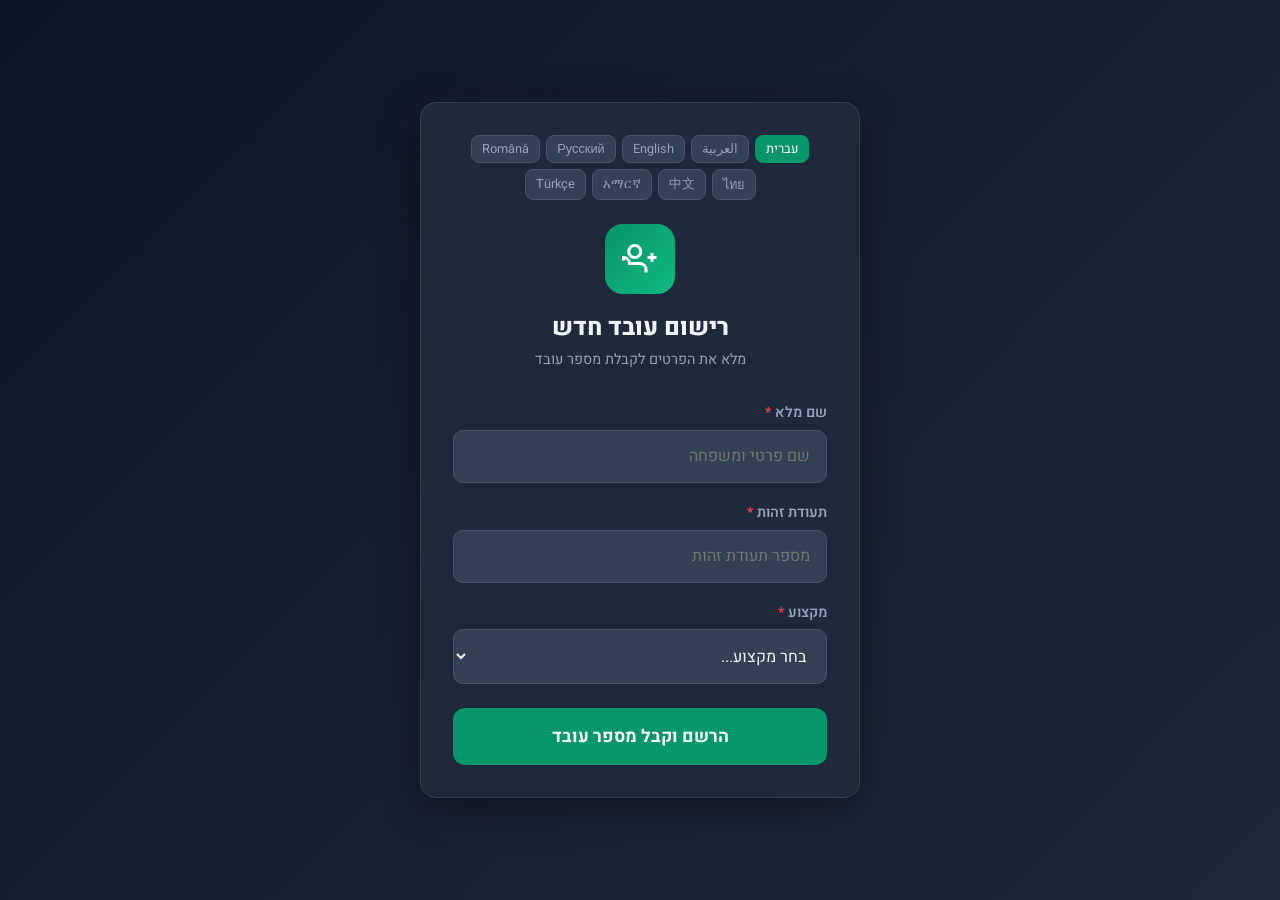
<file: worker-register.html>
<!DOCTYPE html>
<html lang="he" dir="rtl">
<head>
    <meta charset="UTF-8">
    <meta name="viewport" content="width=device-width, initial-scale=1.0">
    <title>רישום עובד חדש</title>
    <link href="https://fonts.googleapis.com/css2?family=Heebo:wght@300;400;500;600;700;800&display=swap" rel="stylesheet">
    <style>
        * { margin: 0; padding: 0; box-sizing: border-box; }
        body {
            font-family: 'Heebo', sans-serif;
            background: linear-gradient(135deg, #0f172a 0%, #1e293b 100%);
            color: #f1f5f9; min-height: 100vh;
            display: flex; align-items: center; justify-content: center; padding: 1rem;
        }
        .card {
            background: #1e293b; border: 1px solid #334155; border-radius: 16px;
            padding: 2rem; width: 100%; max-width: 440px; box-shadow: 0 10px 40px rgba(0,0,0,0.4);
        }
        .lang-bar { display: flex; flex-wrap: wrap; gap: 6px; justify-content: center; margin-bottom: 1.5rem; }
        .lang-btn {
            padding: 4px 10px; border-radius: 8px; border: 1px solid #475569;
            background: #334155; color: #94a3b8; font-size: 0.8rem; cursor: pointer;
            font-family: 'Heebo', sans-serif; transition: all 0.2s;
        }
        .lang-btn.active, .lang-btn:hover { background: #059669; color: white; border-color: #059669; }
        .header { text-align: center; margin-bottom: 2rem; }
        .header .icon {
            width: 70px; height: 70px; background: linear-gradient(135deg, #059669, #10b981);
            border-radius: 18px; display: flex; align-items: center; justify-content: center; margin: 0 auto 1rem;
        }
        .header .icon svg { width: 36px; height: 36px; color: white; }
        .header h1 { font-size: 1.5rem; font-weight: 800; }
        .header p { color: #94a3b8; font-size: 0.9rem; margin-top: 0.3rem; }
        .form-group { margin-bottom: 1.2rem; }
        .form-group label { display: block; margin-bottom: 0.4rem; font-weight: 600; color: #94a3b8; font-size: 0.9rem; }
        .form-group label .req { color: #ef4444; }
        .form-group input, .form-group select {
            width: 100%; padding: 0.85rem 1rem; background: #334155;
            border: 1px solid #475569; border-radius: 10px; color: #f1f5f9;
            font-family: 'Heebo', sans-serif; font-size: 1rem; transition: border-color 0.2s;
        }
        .form-group input:focus, .form-group select:focus {
            outline: none; border-color: #059669; box-shadow: 0 0 0 3px rgba(5, 150, 105, 0.15);
        }
        .btn {
            display: block; width: 100%; padding: 1rem; border: none; border-radius: 12px;
            font-family: 'Heebo', sans-serif; font-weight: 700; font-size: 1.1rem;
            cursor: pointer; transition: all 0.2s; margin-top: 1.5rem; background: #059669; color: white;
        }
        .btn:hover { background: #047857; transform: translateY(-1px); }
        .btn:disabled { opacity: 0.5; cursor: not-allowed; transform: none; }
        .success { display: none; text-align: center; }
        .success.show { display: block; }
        .success-icon {
            width: 80px; height: 80px; background: linear-gradient(135deg, #059669, #10b981);
            border-radius: 50%; display: flex; align-items: center; justify-content: center; margin: 0 auto 1.5rem;
        }
        .success-icon svg { width: 40px; height: 40px; color: white; }
        .success h2 { font-size: 1.4rem; margin-bottom: 0.5rem; }
        .success p { color: #94a3b8; margin-bottom: 1rem; }
        .worker-number {
            font-size: 3rem; font-weight: 800; color: #10b981;
            background: #334155; border-radius: 12px; padding: 1rem; margin: 1rem 0;
        }
        .worker-number small { display: block; font-size: 0.9rem; color: #94a3b8; font-weight: 400; margin-bottom: 0.5rem; }
        .summary-box {
            background: #334155; border-radius: 10px; padding: 1.2rem;
            text-align: right; margin: 1.5rem 0; font-size: 0.95rem; line-height: 2;
        }
        .summary-box strong { color: #10b981; }
        .btn-back { background: #334155; border: 1px solid #475569; color: #f1f5f9; margin-top: 1rem; }
        .btn-back:hover { background: #475569; }
        .error-msg { color: #ef4444; font-size: 0.85rem; margin-top: 0.5rem; display: none; }
        @media (max-width: 480px) { .card { padding: 1.5rem; } .header h1 { font-size: 1.3rem; } }
    </style>
</head>
<body>
    <div class="card">
        <div id="langSelector" class="lang-bar"></div>
        <div id="formView">
            <div class="header">
                <div class="icon">
                    <svg viewBox="0 0 24 24" fill="none" stroke="currentColor" stroke-width="2">
                        <path d="M16 21v-2a4 4 0 00-4-4H5a4 4 0 00-4-4v2"/>
                        <circle cx="8.5" cy="7" r="4"/>
                        <line x1="20" y1="8" x2="20" y2="14"/>
                        <line x1="23" y1="11" x2="17" y2="11"/>
                    </svg>
                </div>
                <h1 id="t-title"></h1>
                <p id="t-subtitle"></p>
            </div>
            <form id="registerForm" onsubmit="submitRegister(event)">
                <div class="form-group">
                    <label id="t-nameLabel"></label>
                    <input type="text" id="fullName" required autocomplete="name">
                </div>
                <div class="form-group">
                    <label id="t-idLabel"></label>
                    <input type="text" id="idNumber" required pattern="[0-9]{5,9}" title="5-9 digits" inputmode="numeric">
                </div>
                <div class="form-group">
                    <label id="t-roleLabel"></label>
                    <select id="role" required></select>
                </div>
                <p id="errorMsg" class="error-msg"></p>
                <button type="submit" class="btn" id="submitBtn"></button>
            </form>
        </div>
        <div id="successView" class="success">
            <div class="success-icon">
                <svg viewBox="0 0 24 24" fill="none" stroke="currentColor" stroke-width="2">
                    <path d="M22 11.08V12a10 10 0 11-5.93-9.14"/>
                    <polyline points="22 4 12 14.01 9 11.01"/>
                </svg>
            </div>
            <h2 id="t-success"></h2>
            <p id="t-saveMsg"></p>
            <div class="worker-number">
                <small id="t-yourNum"></small>
                <span id="workerNumber"></span>
            </div>
            <div id="summary" class="summary-box"></div>
            <button class="btn btn-back" onclick="resetForm()" id="t-anotherBtn"></button>
        </div>
    </div>

    <script src="supabase-config.js"></script>
    <script src="translations.js"></script>
    <script>
        function applyTranslations() {
            document.getElementById('t-title').textContent = T('regTitle');
            document.getElementById('t-subtitle').textContent = T('regSubtitle');
            document.getElementById('t-nameLabel').innerHTML = T('fullName') + ' <span class="req">*</span>';
            document.getElementById('fullName').placeholder = T('fullNamePlaceholder');
            document.getElementById('t-idLabel').innerHTML = T('idNumber') + ' <span class="req">*</span>';
            document.getElementById('idNumber').placeholder = T('idPlaceholder');
            document.getElementById('t-roleLabel').innerHTML = T('profession') + ' <span class="req">*</span>';
            document.getElementById('submitBtn').textContent = T('registerBtn');
            document.getElementById('t-success').textContent = T('regSuccess');
            document.getElementById('t-saveMsg').textContent = T('regSaveNumber');
            document.getElementById('t-yourNum').textContent = T('yourNumber');
            document.getElementById('t-anotherBtn').textContent = T('registerAnother');
            buildRoleSelect('role');
            buildLanguageSelector();
        }

        async function submitRegister(e) {
            e.preventDefault();
            const btn = document.getElementById('submitBtn');
            const errorMsg = document.getElementById('errorMsg');
            errorMsg.style.display = 'none';
            btn.disabled = true;
            btn.textContent = T('registering');

            const fullName = document.getElementById('fullName').value.trim();
            const idNumber = document.getElementById('idNumber').value.trim();
            const role = document.getElementById('role').value;

            try {
                const existing = await supabaseSelectWhere('workers', 'id_number', idNumber);
                if (existing && existing.length > 0) {
                    errorMsg.textContent = T('alreadyRegistered') + existing[0].worker_number;
                    errorMsg.style.display = 'block';
                    btn.disabled = false;
                    btn.textContent = T('registerBtn');
                    return;
                }

                const allWorkers = await supabaseSelectAll('workers');
                const nextNumber = (allWorkers.length > 0)
                    ? Math.max(...allWorkers.map(w => w.worker_number || 0)) + 1
                    : 100;

                await supabaseInsert('workers', {
                    full_name: fullName,
                    id_number: idNumber,
                    role: role,
                    worker_number: nextNumber
                });

                document.getElementById('formView').style.display = 'none';
                document.getElementById('successView').classList.add('show');
                document.getElementById('workerNumber').textContent = nextNumber;
                document.getElementById('summary').innerHTML =
                    `<strong>${T('lblName')}:</strong> ${fullName}<br>` +
                    `<strong>${T('lblIdNum')}:</strong> ${idNumber}<br>` +
                    `<strong>${T('lblRole')}:</strong> ${TRANSLATIONS[currentLang].roles[role]}<br>` +
                    `<strong>${T('lblWorkerNum')}:</strong> ${nextNumber}`;
            } catch (err) {
                errorMsg.textContent = err.message;
                errorMsg.style.display = 'block';
                btn.disabled = false;
                btn.textContent = T('registerBtn');
            }
        }

        function resetForm() {
            document.getElementById('registerForm').reset();
            document.getElementById('formView').style.display = 'block';
            document.getElementById('successView').classList.remove('show');
            document.getElementById('submitBtn').disabled = false;
            document.getElementById('submitBtn').textContent = T('registerBtn');
            document.getElementById('errorMsg').style.display = 'none';
        }

        buildLanguageSelector();
        applyTranslations();
    </script>
</body>
</html>
</file>
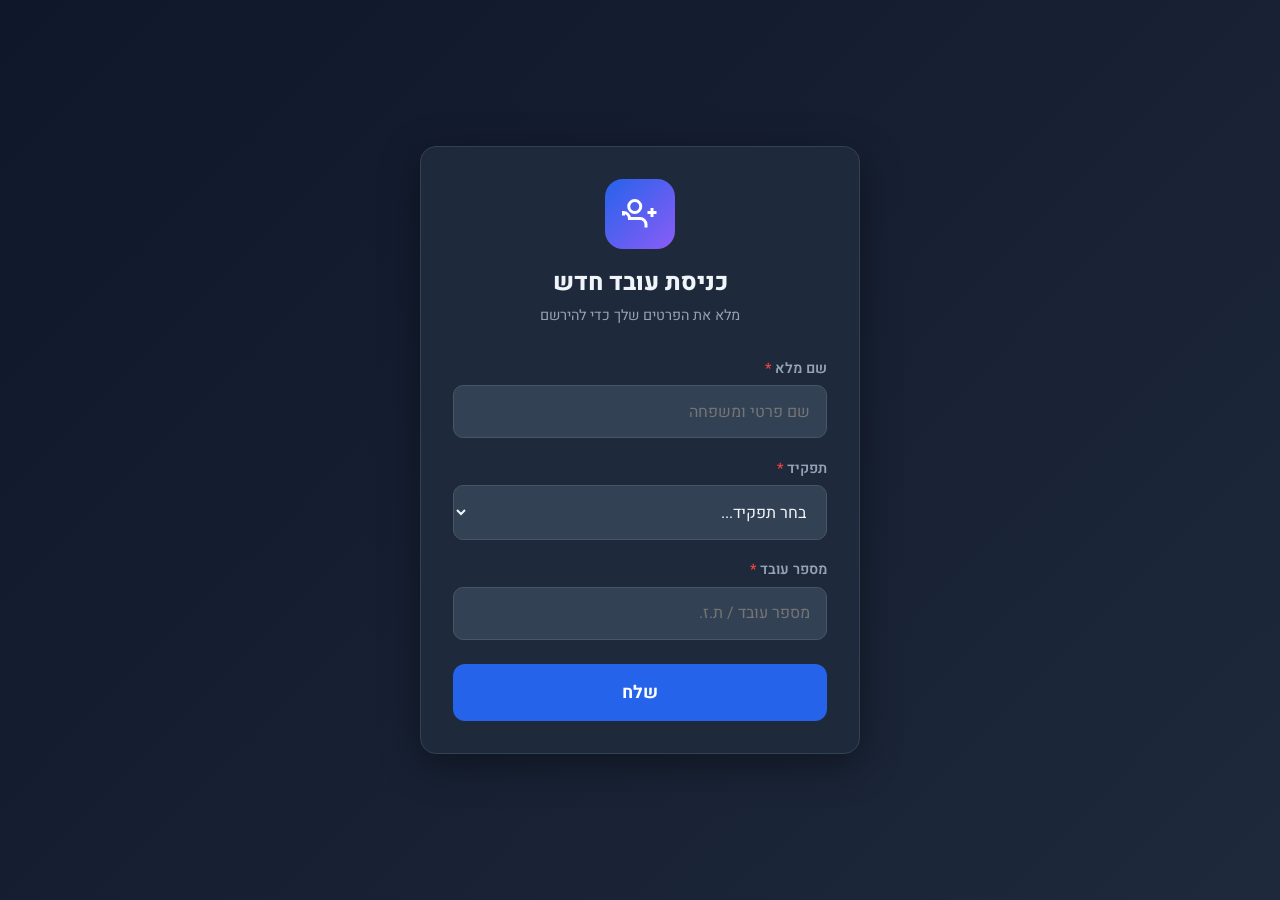
<file: workerentry.html>
<!DOCTYPE html>
<html lang="he" dir="rtl">
<head>
    <meta charset="UTF-8">
    <meta name="viewport" content="width=device-width, initial-scale=1.0">
    <title>כניסת עובד</title>
    <link href="https://fonts.googleapis.com/css2?family=Heebo:wght@300;400;500;600;700;800&display=swap" rel="stylesheet">
    <style>
        * { margin: 0; padding: 0; box-sizing: border-box; }

        body {
            font-family: 'Heebo', sans-serif;
            background: linear-gradient(135deg, #0f172a 0%, #1e293b 100%);
            color: #f1f5f9;
            min-height: 100vh;
            direction: rtl;
            display: flex;
            align-items: center;
            justify-content: center;
            padding: 1rem;
        }

        .card {
            background: #1e293b;
            border: 1px solid #334155;
            border-radius: 16px;
            padding: 2rem;
            width: 100%;
            max-width: 440px;
            box-shadow: 0 10px 40px rgba(0,0,0,0.4);
        }

        .header {
            text-align: center;
            margin-bottom: 2rem;
        }

        .header .icon {
            width: 70px;
            height: 70px;
            background: linear-gradient(135deg, #2563eb, #8b5cf6);
            border-radius: 18px;
            display: flex;
            align-items: center;
            justify-content: center;
            margin: 0 auto 1rem;
        }

        .header .icon svg {
            width: 36px;
            height: 36px;
            color: white;
        }

        .header h1 {
            font-size: 1.5rem;
            font-weight: 800;
        }

        .header p {
            color: #94a3b8;
            font-size: 0.9rem;
            margin-top: 0.3rem;
        }

        .form-group {
            margin-bottom: 1.2rem;
        }

        .form-group label {
            display: block;
            margin-bottom: 0.4rem;
            font-weight: 600;
            color: #94a3b8;
            font-size: 0.9rem;
        }

        .form-group label .req {
            color: #ef4444;
        }

        .form-group input,
        .form-group select {
            width: 100%;
            padding: 0.85rem 1rem;
            background: #334155;
            border: 1px solid #475569;
            border-radius: 10px;
            color: #f1f5f9;
            font-family: 'Heebo', sans-serif;
            font-size: 1rem;
            transition: border-color 0.2s;
        }

        .form-group input:focus,
        .form-group select:focus {
            outline: none;
            border-color: #2563eb;
            box-shadow: 0 0 0 3px rgba(37, 99, 235, 0.15);
        }

        .btn {
            display: block;
            width: 100%;
            padding: 1rem;
            border: none;
            border-radius: 12px;
            font-family: 'Heebo', sans-serif;
            font-weight: 700;
            font-size: 1.1rem;
            cursor: pointer;
            transition: all 0.2s;
            margin-top: 1.5rem;
            background: #2563eb;
            color: white;
        }

        .btn:hover {
            background: #1d4ed8;
            transform: translateY(-1px);
            box-shadow: 0 4px 12px rgba(37, 99, 235, 0.4);
        }

        .btn:disabled {
            opacity: 0.5;
            cursor: not-allowed;
            transform: none;
        }

        /* Success screen */
        .success {
            display: none;
            text-align: center;
        }

        .success.show {
            display: block;
        }

        .success-icon {
            width: 80px;
            height: 80px;
            background: linear-gradient(135deg, #059669, #10b981);
            border-radius: 50%;
            display: flex;
            align-items: center;
            justify-content: center;
            margin: 0 auto 1.5rem;
        }

        .success-icon svg {
            width: 40px;
            height: 40px;
            color: white;
        }

        .success h2 {
            font-size: 1.4rem;
            margin-bottom: 0.5rem;
        }

        .success p {
            color: #94a3b8;
            margin-bottom: 1rem;
        }

        .summary-box {
            background: #334155;
            border-radius: 10px;
            padding: 1.2rem;
            text-align: right;
            margin: 1.5rem 0;
            font-size: 0.95rem;
            line-height: 2;
        }

        .summary-box strong {
            color: #3b82f6;
        }

        .btn-back {
            background: #334155;
            border: 1px solid #475569;
            color: #f1f5f9;
            margin-top: 1rem;
        }

        .btn-back:hover {
            background: #475569;
        }

        @media (max-width: 480px) {
            .card { padding: 1.5rem; }
            .header h1 { font-size: 1.3rem; }
        }
    </style>
</head>
<body>
    <div class="card">
        <!-- Form -->
        <div id="formView">
            <div class="header">
                <div class="icon">
                    <svg viewBox="0 0 24 24" fill="none" stroke="currentColor" stroke-width="2">
                        <path d="M16 21v-2a4 4 0 00-4-4H5a4 4 0 00-4-4v2"/>
                        <circle cx="8.5" cy="7" r="4"/>
                        <line x1="20" y1="8" x2="20" y2="14"/>
                        <line x1="23" y1="11" x2="17" y2="11"/>
                    </svg>
                </div>
                <h1>כניסת עובד חדש</h1>
                <p>מלא את הפרטים שלך כדי להירשם</p>
            </div>

            <form id="entryForm" onsubmit="submitEntry(event)">
                <div class="form-group">
                    <label>שם מלא <span class="req">*</span></label>
                    <input type="text" id="fullName" required placeholder="שם פרטי ומשפחה" autocomplete="name">
                </div>

                <div class="form-group">
                    <label>תפקיד <span class="req">*</span></label>
                    <select id="role" required>
                        <option value="">בחר תפקיד...</option>
                        <option value="אינסטלטור">אינסטלטור</option>
                        <option value="חשמלאי">חשמלאי</option>
                        <option value="מיזוג">מיזוג</option>
                        <option value="מודד">מודד</option>
                        <option value="מנהל עבודה">מנהל עבודה</option>
                        <option value="מנהל פרויקט">מנהל פרויקט</option>
                        <option value="מהנדס">מהנדס</option>
                        <option value="טפסן">טפסן</option>
                        <option value="ברזלן">ברזלן</option>
                        <option value="בטונאי">בטונאי</option>
                        <option value="עובד כללי">עובד כללי</option>
                        <option value="מפעיל מנוף">מפעיל מנוף</option>
                        <option value="מפעיל טרקטור">מפעיל טרקטור</option>
                        <option value="משאבות בטון">משאבות בטון</option>
                    </select>
                </div>

                <div class="form-group">
                    <label>מספר עובד <span class="req">*</span></label>
                    <input type="text" id="workerId" required placeholder="מספר עובד / ת.ז." pattern="[0-9]{3,9}" title="הכנס 3-9 ספרות" inputmode="numeric">
                </div>

                <button type="submit" class="btn">שלח</button>
            </form>
        </div>

        <!-- Success -->
        <div id="successView" class="success">
            <div class="success-icon">
                <svg viewBox="0 0 24 24" fill="none" stroke="currentColor" stroke-width="2">
                    <path d="M22 11.08V12a10 10 0 11-5.93-9.14"/>
                    <polyline points="22 4 12 14.01 9 11.01"/>
                </svg>
            </div>
            <h2>נרשמת בהצלחה!</h2>
            <p>הפרטים נשלחו למנהל</p>
            <div id="summary" class="summary-box"></div>
            <button class="btn btn-back" onclick="resetForm()">חזור לטופס</button>
        </div>
    </div>

    <script>
        function submitEntry(e) {
            e.preventDefault();

            const fullName = document.getElementById('fullName').value.trim();
            const role = document.getElementById('role').value;
            const workerId = document.getElementById('workerId').value.trim();

            const entry = {
                fullName,
                role,
                workerId,
                submittedAt: new Date().toLocaleString('he-IL')
            };

            // Save to localStorage (separate key - independent from main system)
            const entries = JSON.parse(localStorage.getItem('workerEntries') || '[]');
            entries.push(entry);
            localStorage.setItem('workerEntries', JSON.stringify(entries));

            // Show success
            document.getElementById('formView').style.display = 'none';
            document.getElementById('successView').classList.add('show');
            document.getElementById('summary').innerHTML =
                `<strong>שם:</strong> ${fullName}<br>` +
                `<strong>תפקיד:</strong> ${role}<br>` +
                `<strong>מס' עובד:</strong> ${workerId}<br>` +
                `<strong>זמן:</strong> ${entry.submittedAt}`;
        }

        function resetForm() {
            document.getElementById('entryForm').reset();
            document.getElementById('formView').style.display = 'block';
            document.getElementById('successView').classList.remove('show');
        }
    </script>
</body>
</html>
</file>
<file: style.css>
/* ========== Global Reset & Variables ========== */
* {
    margin: 0;
    padding: 0;
    box-sizing: border-box;
}

:root {
    --primary: #2563eb;
    --primary-dark: #1d4ed8;
    --primary-light: #3b82f6;
    --secondary: #888888;
    --success: #10b981;
    --warning: #f59e0b;
    --danger: #ef4444;
    --purple: #8b5cf6;
    --orange: #f97316;

    --bg-main: #f5f5f5;
    --bg-card: #ffffff;
    --bg-input: #f0f0f0;
    --bg-hover: #e8e8e8;

    --text-primary: #1a1a1a;
    --text-secondary: #555555;
    --text-muted: #888888;

    --border: #e0e0e0;
    --border-light: #d0d0d0;

    --radius: 12px;
    --radius-sm: 8px;
    --shadow: 0 4px 6px -1px rgba(0,0,0,0.08), 0 2px 4px -2px rgba(0,0,0,0.05);
    --shadow-lg: 0 10px 15px -3px rgba(0,0,0,0.1), 0 4px 6px -4px rgba(0,0,0,0.06);
}

body {
    font-family: 'Heebo', sans-serif;
    background: var(--bg-main);
    color: var(--text-primary);
    min-height: 100vh;
    direction: rtl;
}

/* ========== Screens ========== */
.screen {
    display: none;
    min-height: 100vh;
}
.screen.active {
    display: block;
}

/* ========== Login Screen ========== */
.login-container {
    display: flex;
    flex-direction: column;
    align-items: center;
    justify-content: center;
    min-height: 100vh;
    padding: 2rem;
    position: relative;
}

.login-logo {
    text-align: center;
    margin-bottom: 3rem;
}

.logo-icon {
    width: 80px;
    height: 80px;
    background: linear-gradient(135deg, var(--primary), var(--purple));
    border-radius: 20px;
    display: flex;
    align-items: center;
    justify-content: center;
    margin: 0 auto 1.5rem;
    box-shadow: 0 8px 32px rgba(37, 99, 235, 0.3);
}

.logo-icon svg {
    width: 40px;
    height: 40px;
    color: white;
}

.login-logo h1 {
    font-size: 2.2rem;
    font-weight: 800;
    background: linear-gradient(135deg, var(--text-primary), var(--primary-light));
    -webkit-background-clip: text;
    -webkit-text-fill-color: transparent;
    background-clip: text;
    margin-bottom: 0.5rem;
}

.login-logo h2 {
    font-size: 1.6rem;
    font-weight: 700;
    margin-bottom: 0.5rem;
}

.login-subtitle {
    color: var(--text-secondary);
    font-size: 1.1rem;
}

.login-buttons {
    display: flex;
    flex-direction: column;
    gap: 1rem;
    width: 100%;
    max-width: 360px;
}

.login-form {
    width: 100%;
    max-width: 360px;
}

.login-hint {
    text-align: center;
    color: var(--text-muted);
    font-size: 0.85rem;
    margin-top: 1rem;
}

/* ========== Buttons ========== */
.btn {
    display: inline-flex;
    align-items: center;
    justify-content: center;
    gap: 0.5rem;
    padding: 0.6rem 1.2rem;
    border: none;
    border-radius: var(--radius-sm);
    font-family: 'Heebo', sans-serif;
    font-weight: 600;
    font-size: 0.95rem;
    cursor: pointer;
    transition: all 0.2s;
}

.btn svg {
    width: 20px;
    height: 20px;
}

.btn-primary {
    background: var(--primary);
    color: white;
}
.btn-primary:hover {
    background: var(--primary-dark);
    transform: translateY(-1px);
    box-shadow: 0 4px 12px rgba(37, 99, 235, 0.4);
}

.progress-bar {
    width: 100%;
    height: 22px;
    background: #e5e7eb;
    border-radius: 11px;
    overflow: hidden;
    min-width: 120px;
}
.progress-bar .fill {
    height: 100%;
    border-radius: 11px;
    transition: width 0.4s;
    display: flex;
    align-items: center;
    justify-content: center;
    font-size: 0.75rem;
    font-weight: 700;
    color: white;
    min-width: fit-content;
    padding: 0 6px;
}

.btn-delete {
    background: #dc2626;
    color: white;
    border: none;
    border-radius: 8px;
    padding: 0.3rem 0.6rem;
    cursor: pointer;
    font-size: 0.85rem;
    transition: background 0.2s;
}
.btn-delete:hover {
    background: #b91c1c;
}

.btn-secondary {
    background: var(--bg-card);
    color: var(--text-primary);
    border: 1px solid var(--border);
}
.btn-secondary:hover {
    background: var(--bg-hover);
    border-color: var(--border-light);
}

.btn-outline {
    background: transparent;
    color: var(--text-secondary);
    border: 1px solid var(--border);
}
.btn-outline:hover {
    background: var(--bg-card);
    color: var(--text-primary);
}

.btn-danger {
    background: var(--danger);
    color: white;
}
.btn-danger:hover {
    background: #dc2626;
}

.btn-large {
    padding: 1rem 2rem;
    font-size: 1.1rem;
    border-radius: var(--radius);
}

.btn-small {
    padding: 0.4rem 0.8rem;
    font-size: 0.85rem;
}

.btn-full {
    width: 100%;
}

.back-btn {
    position: absolute;
    top: 2rem;
    right: 2rem;
    display: flex;
    align-items: center;
    gap: 0.5rem;
    background: none;
    border: none;
    color: var(--text-secondary);
    font-family: 'Heebo', sans-serif;
    font-size: 1rem;
    cursor: pointer;
    transition: color 0.2s;
}
.back-btn:hover {
    color: var(--text-primary);
}
.back-btn svg {
    width: 20px;
    height: 20px;
}

/* ========== Form Elements ========== */
.form-group {
    margin-bottom: 1.2rem;
}

.form-group label {
    display: block;
    margin-bottom: 0.4rem;
    font-weight: 500;
    color: var(--text-secondary);
    font-size: 0.9rem;
}

.form-group input,
.form-group select,
.form-group textarea {
    width: 100%;
    padding: 0.75rem 1rem;
    background: var(--bg-input);
    border: 1px solid var(--border);
    border-radius: var(--radius-sm);
    color: var(--text-primary);
    font-family: 'Heebo', sans-serif;
    font-size: 1rem;
    transition: border-color 0.2s;
}

.form-group input:focus,
.form-group select:focus,
.form-group textarea:focus {
    outline: none;
    border-color: var(--primary);
    box-shadow: 0 0 0 3px rgba(37, 99, 235, 0.15);
}

.form-group small {
    display: block;
    margin-top: 0.3rem;
    color: var(--text-muted);
    font-size: 0.8rem;
}

/* ========== Barcode Scan Screen ========== */
.scan-container {
    display: flex;
    flex-direction: column;
    align-items: center;
    justify-content: center;
    min-height: 100vh;
    padding: 2rem;
    position: relative;
}

.scan-header {
    text-align: center;
    margin-bottom: 2rem;
}

.scan-icon {
    width: 100px;
    height: 100px;
    background: linear-gradient(135deg, var(--primary), var(--success));
    border-radius: 24px;
    display: flex;
    align-items: center;
    justify-content: center;
    margin: 0 auto 1.5rem;
    animation: pulse 2s infinite;
}

@keyframes pulse {
    0%, 100% { box-shadow: 0 0 0 0 rgba(37, 99, 235, 0.4); }
    50% { box-shadow: 0 0 0 20px rgba(37, 99, 235, 0); }
}

.scan-icon svg {
    width: 50px;
    height: 50px;
    color: white;
}

.scan-header h2 {
    font-size: 1.8rem;
    font-weight: 700;
    margin-bottom: 0.5rem;
}

.scan-header p {
    color: var(--text-secondary);
}

.scan-input-area {
    display: flex;
    gap: 0.75rem;
    width: 100%;
    max-width: 500px;
}

.barcode-input {
    flex: 1;
    padding: 1rem 1.5rem;
    background: var(--bg-card);
    border: 2px solid var(--border);
    border-radius: var(--radius);
    color: var(--text-primary);
    font-family: 'Heebo', sans-serif;
    font-size: 1.2rem;
    text-align: center;
    letter-spacing: 2px;
    transition: border-color 0.2s;
}

.barcode-input:focus {
    outline: none;
    border-color: var(--primary);
    box-shadow: 0 0 0 4px rgba(37, 99, 235, 0.15);
}

.scan-result {
    margin-top: 1.5rem;
    padding: 1rem 2rem;
    background: var(--bg-card);
    border-radius: var(--radius);
    text-align: center;
    border: 1px solid var(--border);
}

/* ========== Check-in/Check-out Screens ========== */
.checkin-container,
.checkout-container {
    display: flex;
    flex-direction: column;
    align-items: center;
    justify-content: center;
    min-height: 100vh;
    padding: 2rem;
    max-width: 600px;
    margin: 0 auto;
}

.checkin-header {
    text-align: center;
    margin-bottom: 2rem;
}

.success-header svg {
    width: 60px;
    height: 60px;
    color: var(--success);
    margin-bottom: 1rem;
}

.checkin-header h2 {
    font-size: 1.6rem;
    font-weight: 700;
}

.checkin-header p {
    color: var(--text-secondary);
    margin-top: 0.5rem;
}

.checkin-details {
    display: grid;
    grid-template-columns: 1fr 1fr;
    gap: 1rem;
    width: 100%;
    margin-bottom: 2rem;
}

.detail-card {
    background: var(--bg-card);
    border: 1px solid var(--border);
    border-radius: var(--radius);
    padding: 1.2rem;
    text-align: center;
}

.detail-card.highlight {
    border-color: var(--primary);
    background: rgba(37, 99, 235, 0.1);
}

.detail-label {
    display: block;
    font-size: 0.85rem;
    color: var(--text-muted);
    margin-bottom: 0.3rem;
}

.detail-value {
    display: block;
    font-size: 1.2rem;
    font-weight: 700;
}

.checkout-container {
    max-width: 650px;
}

.checkout-form {
    width: 100%;
}

.checkout-info-bar {
    display: flex;
    gap: 1rem;
    margin-bottom: 1.5rem;
    flex-wrap: wrap;
}

.info-item {
    flex: 1;
    min-width: 120px;
    background: var(--bg-card);
    border: 1px solid var(--border);
    border-radius: var(--radius-sm);
    padding: 1rem;
    text-align: center;
}

.info-item.highlight {
    border-color: var(--success);
    background: rgba(16, 185, 129, 0.1);
}

.info-label {
    display: block;
    font-size: 0.8rem;
    color: var(--text-muted);
    margin-bottom: 0.3rem;
}

.info-value {
    display: block;
    font-size: 1.3rem;
    font-weight: 700;
}

/* ========== Dashboard ========== */
.dashboard-header {
    display: flex;
    align-items: center;
    justify-content: space-between;
    padding: 1rem 2rem;
    background: var(--bg-card);
    border-bottom: 1px solid var(--border);
    position: sticky;
    top: 0;
    z-index: 100;
}

.header-right {
    display: flex;
    align-items: center;
    gap: 0.75rem;
}

.logo-small svg {
    width: 28px;
    height: 28px;
    color: var(--primary-light);
}

.dashboard-header h1 {
    font-size: 1.3rem;
    font-weight: 700;
}

.header-left {
    display: flex;
    align-items: center;
    gap: 1rem;
}

.admin-name {
    color: var(--text-secondary);
    font-size: 0.9rem;
}

/* ========== Dashboard Nav ========== */
.dashboard-nav {
    display: flex;
    gap: 0;
    padding: 0 2rem;
    background: var(--bg-card);
    border-bottom: 1px solid var(--border);
    overflow-x: auto;
}

.nav-btn {
    padding: 0.9rem 1.5rem;
    background: none;
    border: none;
    border-bottom: 2px solid transparent;
    color: var(--text-secondary);
    font-family: 'Heebo', sans-serif;
    font-size: 0.95rem;
    font-weight: 500;
    cursor: pointer;
    white-space: nowrap;
    transition: all 0.2s;
}

.nav-btn:hover {
    color: var(--text-primary);
    background: var(--bg-hover);
}

.nav-btn.active {
    color: var(--primary-light);
    border-bottom-color: var(--primary);
    font-weight: 600;
}

/* ========== Dashboard Content ========== */
.dashboard-content {
    padding: 1.5rem 2rem;
    max-width: 1400px;
    margin: 0 auto;
}

.tab-content {
    display: none;
}
.tab-content.active {
    display: block;
}

.tab-header {
    display: flex;
    align-items: center;
    justify-content: space-between;
    margin-bottom: 1.5rem;
    flex-wrap: wrap;
    gap: 1rem;
}

.tab-header h2 {
    font-size: 1.4rem;
    font-weight: 700;
}

/* ========== Stats Grid ========== */
.stats-grid {
    display: grid;
    grid-template-columns: repeat(auto-fit, minmax(220px, 1fr));
    gap: 1rem;
    margin-bottom: 1.5rem;
}

.stat-card {
    background: var(--bg-card);
    border: 1px solid var(--border);
    border-radius: var(--radius);
    padding: 1.2rem;
    display: flex;
    align-items: center;
    gap: 1rem;
    transition: transform 0.2s, box-shadow 0.2s;
}

.stat-card:hover {
    transform: translateY(-2px);
    box-shadow: var(--shadow);
}

.stat-icon {
    width: 50px;
    height: 50px;
    border-radius: 12px;
    display: flex;
    align-items: center;
    justify-content: center;
    flex-shrink: 0;
}

.stat-icon svg {
    width: 24px;
    height: 24px;
    color: white;
}

.stat-icon.blue { background: linear-gradient(135deg, #2563eb, #3b82f6); }
.stat-icon.green { background: linear-gradient(135deg, #059669, #10b981); }
.stat-icon.orange { background: linear-gradient(135deg, #d97706, #f59e0b); }
.stat-icon.purple { background: linear-gradient(135deg, #7c3aed, #8b5cf6); }

.stat-number {
    display: block;
    font-size: 1.8rem;
    font-weight: 800;
    line-height: 1;
}

.stat-label {
    display: block;
    font-size: 0.85rem;
    color: var(--text-secondary);
    margin-top: 0.2rem;
}

/* ========== Cards & Grid ========== */
.dashboard-grid {
    display: grid;
    grid-template-columns: repeat(auto-fit, minmax(400px, 1fr));
    gap: 1.5rem;
}

.card {
    background: var(--bg-card);
    border: 1px solid var(--border);
    border-radius: var(--radius);
    overflow: hidden;
}

.card-header {
    padding: 1rem 1.2rem;
    border-bottom: 1px solid var(--border);
    display: flex;
    align-items: center;
    justify-content: space-between;
}

.card-header h3 {
    font-size: 1rem;
    font-weight: 600;
}

.card-body {
    padding: 1.2rem;
    max-height: 400px;
    overflow-y: auto;
}

.empty-state {
    text-align: center;
    padding: 2rem;
    color: var(--text-muted);
}

/* ========== Data Table ========== */
.table-container {
    overflow-x: auto;
    background: var(--bg-card);
    border: 1px solid var(--border);
    border-radius: var(--radius);
}

.data-table {
    width: 100%;
    border-collapse: collapse;
}

.data-table th {
    padding: 0.9rem 1rem;
    text-align: right;
    font-weight: 600;
    font-size: 0.85rem;
    color: var(--text-secondary);
    background: var(--bg-input);
    border-bottom: 1px solid var(--border);
    white-space: nowrap;
}

.data-table td {
    padding: 0.75rem 1rem;
    border-bottom: 1px solid var(--border);
    font-size: 0.9rem;
    vertical-align: middle;
}

.data-table tr:last-child td {
    border-bottom: none;
}

.data-table tr:hover td {
    background: var(--bg-hover);
}

/* ========== Status Badges ========== */
.badge {
    display: inline-block;
    padding: 0.2rem 0.6rem;
    border-radius: 20px;
    font-size: 0.8rem;
    font-weight: 600;
}

.badge-active {
    background: rgba(16, 185, 129, 0.15);
    color: var(--success);
}

.badge-inactive {
    background: rgba(100, 116, 139, 0.2);
    color: var(--text-secondary);
}

.badge-type {
    background: rgba(139, 92, 246, 0.15);
    color: var(--purple);
}

/* ========== Filter Bar ========== */
.filter-bar {
    display: flex;
    gap: 0.75rem;
    flex-wrap: wrap;
}

.filter-bar select,
.filter-bar input {
    padding: 0.5rem 0.8rem;
    background: var(--bg-input);
    border: 1px solid var(--border);
    border-radius: var(--radius-sm);
    color: var(--text-primary);
    font-family: 'Heebo', sans-serif;
    font-size: 0.85rem;
}

.filter-bar select:focus,
.filter-bar input:focus {
    outline: none;
    border-color: var(--primary);
}

/* ========== Projects Grid ========== */
.projects-grid {
    display: grid;
    grid-template-columns: 1fr;
    gap: 1.2rem;
}

.project-card {
    background: var(--bg-card);
    border: 1px solid var(--border);
    border-radius: var(--radius);
    padding: 1.5rem;
    transition: transform 0.2s, box-shadow 0.2s;
}

.project-card:hover {
    transform: translateY(-2px);
    box-shadow: var(--shadow);
}

.project-card h3 {
    font-size: 1.2rem;
    font-weight: 700;
    margin-bottom: 0.5rem;
}

.project-meta {
    color: var(--text-secondary);
    font-size: 0.85rem;
    margin-bottom: 1rem;
}

.project-stats {
    display: flex;
    gap: 1.5rem;
}

.project-stat {
    text-align: center;
}

.project-stat-num {
    display: block;
    font-size: 1.4rem;
    font-weight: 700;
    color: var(--primary-light);
}

.project-stat-label {
    font-size: 0.75rem;
    color: var(--text-muted);
}

.project-card-full {
    width: 100%;
}

/* ========== Stage Budget Rows ========== */
.stages-budget-section {
    margin-top: 1.5rem;
    border-top: 1px solid var(--border);
    padding-top: 1rem;
}

.stages-budget-title {
    font-size: 0.95rem;
    font-weight: 600;
    margin-bottom: 1rem;
    color: var(--text-secondary);
}

.stages-budget-list {
    display: flex;
    flex-direction: column;
    gap: 0.4rem;
}

.stage-row {
    display: grid;
    grid-template-columns: 200px 1fr 120px 36px;
    align-items: center;
    gap: 1rem;
    padding: 0.5rem 0.75rem;
    background: var(--bg-input);
    border-radius: var(--radius-sm);
    font-size: 0.85rem;
}

.btn-budget-edit {
    width: 30px;
    height: 30px;
    border-radius: 50%;
    border: 1px solid var(--border);
    background: var(--bg-hover);
    color: var(--primary-light);
    font-size: 1.2rem;
    font-weight: 700;
    cursor: pointer;
    display: flex;
    align-items: center;
    justify-content: center;
    transition: all 0.2s;
    padding: 0;
    line-height: 1;
}

.btn-budget-edit:hover {
    background: var(--primary);
    color: white;
    border-color: var(--primary);
}

.stage-name {
    font-weight: 500;
    white-space: nowrap;
    overflow: hidden;
    text-overflow: ellipsis;
}

.stage-name-clickable {
    cursor: pointer;
    transition: color 0.2s;
}

.stage-name-clickable:hover {
    color: var(--primary-light);
}

.stage-bar-container {
    height: 8px;
    background: rgba(255,255,255,0.06);
    border-radius: 4px;
    overflow: hidden;
}

.stage-bar {
    height: 100%;
    border-radius: 4px;
    transition: width 0.5s ease;
    min-width: 0;
}

.stage-hours {
    text-align: left;
    font-size: 0.85rem;
    white-space: nowrap;
    direction: ltr;
}

.stage-over {
    color: var(--danger);
    font-weight: 700;
    font-size: 0.8rem;
    animation: blink 1s infinite;
}

@keyframes blink {
    0%, 100% { opacity: 1; }
    50% { opacity: 0.5; }
}

/* ========== Manage Tab ========== */
.manage-grid {
    display: grid;
    grid-template-columns: repeat(auto-fit, minmax(320px, 1fr));
    gap: 1.2rem;
}

.tags-list {
    display: flex;
    flex-wrap: wrap;
    gap: 0.5rem;
    margin-bottom: 1rem;
}

.tag {
    display: inline-flex;
    align-items: center;
    gap: 0.4rem;
    padding: 0.3rem 0.7rem;
    background: rgba(37, 99, 235, 0.1);
    border: 1px solid rgba(37, 99, 235, 0.2);
    border-radius: 20px;
    font-size: 0.85rem;
    color: var(--primary-light);
}

.tag .remove-tag {
    cursor: pointer;
    font-size: 1rem;
    line-height: 1;
    opacity: 0.6;
    transition: opacity 0.2s;
    background: none;
    border: none;
    color: inherit;
}

.tag .remove-tag:hover {
    opacity: 1;
}

.add-inline {
    display: flex;
    gap: 0.5rem;
}

.add-inline input {
    flex: 1;
    padding: 0.5rem 0.8rem;
    background: var(--bg-input);
    border: 1px solid var(--border);
    border-radius: var(--radius-sm);
    color: var(--text-primary);
    font-family: 'Heebo', sans-serif;
    font-size: 0.9rem;
}

.add-inline input:focus {
    outline: none;
    border-color: var(--primary);
}

/* ========== Modal ========== */
.modal {
    position: fixed;
    top: 0;
    left: 0;
    width: 100%;
    height: 100%;
    z-index: 1000;
    display: flex;
    align-items: center;
    justify-content: center;
}

.modal.hidden {
    display: none;
}

.modal-overlay {
    position: absolute;
    top: 0;
    left: 0;
    width: 100%;
    height: 100%;
    background: rgba(0,0,0,0.6);
    backdrop-filter: blur(4px);
}

.modal-content {
    position: relative;
    background: var(--bg-card);
    border: 1px solid var(--border);
    border-radius: var(--radius);
    padding: 1.5rem;
    width: 90%;
    max-width: 480px;
    max-height: 90vh;
    overflow-y: auto;
    box-shadow: var(--shadow-lg);
}

.modal-header {
    display: flex;
    align-items: center;
    justify-content: space-between;
    margin-bottom: 1.5rem;
}

.modal-header h3 {
    font-size: 1.2rem;
    font-weight: 700;
}

.close-btn {
    background: none;
    border: none;
    color: var(--text-secondary);
    font-size: 1.5rem;
    cursor: pointer;
    padding: 0.2rem 0.4rem;
    line-height: 1;
    transition: color 0.2s;
}

.close-btn:hover {
    color: var(--text-primary);
}

.modal-actions {
    display: flex;
    gap: 0.75rem;
    justify-content: flex-start;
    margin-top: 1.5rem;
}

/* ========== Toast ========== */
.toast {
    position: fixed;
    bottom: 2rem;
    left: 50%;
    transform: translateX(-50%) translateY(100px);
    background: var(--bg-card);
    border: 1px solid var(--border);
    border-radius: var(--radius);
    padding: 1rem 2rem;
    box-shadow: var(--shadow-lg);
    z-index: 2000;
    transition: transform 0.3s ease;
    font-weight: 500;
}

.toast.show {
    transform: translateX(-50%) translateY(0);
}

.toast.success { border-color: var(--success); color: var(--success); }
.toast.error { border-color: var(--danger); color: var(--danger); }
.toast.info { border-color: var(--primary); color: var(--primary-light); }

/* ========== Active Worker Card ========== */
.active-worker-item {
    display: flex;
    align-items: center;
    justify-content: space-between;
    padding: 0.75rem;
    border-radius: var(--radius-sm);
    transition: background 0.2s;
}

.active-worker-item:hover {
    background: var(--bg-hover);
}

.active-worker-info {
    display: flex;
    flex-direction: column;
}

.active-worker-name {
    font-weight: 600;
    font-size: 0.95rem;
}

.active-worker-meta {
    font-size: 0.8rem;
    color: var(--text-secondary);
}

.active-worker-time {
    font-size: 0.85rem;
    color: var(--success);
    font-weight: 600;
}

/* ========== Activity Item ========== */
.activity-item {
    display: flex;
    align-items: flex-start;
    gap: 0.75rem;
    padding: 0.6rem 0;
    border-bottom: 1px solid var(--border);
}

.activity-item:last-child {
    border-bottom: none;
}

.activity-dot {
    width: 8px;
    height: 8px;
    border-radius: 50%;
    margin-top: 6px;
    flex-shrink: 0;
}

.activity-dot.in { background: var(--success); }
.activity-dot.out { background: var(--warning); }

.activity-text {
    font-size: 0.9rem;
}

.activity-time {
    font-size: 0.75rem;
    color: var(--text-muted);
}

/* ========== Work stages progress ========== */
.stages-list {
    display: flex;
    flex-direction: column;
    gap: 0.5rem;
    margin-top: 1rem;
}

.stage-item {
    display: flex;
    align-items: center;
    gap: 0.75rem;
    padding: 0.6rem 0.8rem;
    background: var(--bg-input);
    border-radius: var(--radius-sm);
    font-size: 0.85rem;
}

.stage-check {
    width: 20px;
    height: 20px;
    border: 2px solid var(--border-light);
    border-radius: 4px;
    display: flex;
    align-items: center;
    justify-content: center;
    cursor: pointer;
    transition: all 0.2s;
    flex-shrink: 0;
}

.stage-check.done {
    background: var(--success);
    border-color: var(--success);
}

.stage-check.done::after {
    content: '\2713';
    color: white;
    font-size: 0.75rem;
    font-weight: 700;
}

/* ========== Scrollbar ========== */
::-webkit-scrollbar {
    width: 6px;
    height: 6px;
}
::-webkit-scrollbar-track {
    background: transparent;
}
::-webkit-scrollbar-thumb {
    background: var(--border);
    border-radius: 3px;
}
::-webkit-scrollbar-thumb:hover {
    background: var(--border-light);
}

/* ========== Hidden ========== */
.hidden {
    display: none !important;
}

/* ========== Responsive ========== */
@media (max-width: 768px) {
    .dashboard-content {
        padding: 1rem;
    }

    .stats-grid {
        grid-template-columns: 1fr 1fr;
    }

    .dashboard-grid {
        grid-template-columns: 1fr;
    }

    .checkout-info-bar {
        flex-direction: column;
    }

    .checkin-details {
        grid-template-columns: 1fr;
    }

    .projects-grid {
        grid-template-columns: 1fr;
    }

    .manage-grid {
        grid-template-columns: 1fr;
    }

    .filter-bar {
        flex-direction: column;
    }

    .dashboard-header {
        padding: 0.75rem 1rem;
    }

    .dashboard-header h1 {
        font-size: 1rem;
    }
}

@media (max-width: 480px) {
    .stats-grid {
        grid-template-columns: 1fr;
    }

    .login-logo h1 {
        font-size: 1.6rem;
    }

    .btn-large {
        padding: 0.8rem 1.5rem;
        font-size: 1rem;
    }
}

/* ========== יומן עבודה ========== */
.worklog-layout {
    display: grid;
    grid-template-columns: 1fr 1.5fr;
    gap: 1.5rem;
}

@media (max-width: 900px) {
    .worklog-layout {
        grid-template-columns: 1fr;
    }
}

.worklog-form-card .card-body {
    padding: 1.5rem;
}

.form-row {
    display: flex;
    gap: 1rem;
}

@media (max-width: 600px) {
    .form-row {
        flex-direction: column;
        gap: 0;
    }
}

.status-buttons {
    display: flex;
    gap: 0.5rem;
}

.status-btn {
    flex: 1;
    padding: 0.6rem 1rem;
    border: 1px solid var(--border);
    border-radius: var(--radius-sm);
    background: var(--bg-input);
    color: var(--text-secondary);
    cursor: pointer;
    font-size: 0.9rem;
    font-weight: 500;
    transition: all 0.2s;
}

.status-btn:hover {
    background: var(--bg-hover);
}

.status-btn.active {
    background: var(--primary);
    color: white;
    border-color: var(--primary);
}

.status-btn[data-status="תקוע"].active {
    background: var(--danger, #ef4444);
    border-color: var(--danger, #ef4444);
}

.status-btn[data-status="חלקי"].active {
    background: var(--warning, #f59e0b);
    border-color: var(--warning, #f59e0b);
}

.status-btn[data-status="מתקדם"].active {
    background: var(--success, #22c55e);
    border-color: var(--success, #22c55e);
}

.badge-stuck {
    background: rgba(239, 68, 68, 0.15);
    color: #ef4444;
}

.badge-partial {
    background: rgba(245, 158, 11, 0.15);
    color: #f59e0b;
}

.worklog-history-card .filter-bar {
    display: flex;
    gap: 0.5rem;
}

/* ========== תמונות יומן עבודה ========== */
.image-upload-area {
    display: flex;
    flex-direction: column;
    gap: 0.75rem;
}

.image-upload-area input[type="file"] {
    padding: 0.5rem;
    background: var(--bg-input);
    border: 1px dashed var(--border);
    border-radius: var(--radius-sm);
    cursor: pointer;
}

.image-preview-grid {
    display: flex;
    flex-wrap: wrap;
    gap: 0.5rem;
}

.image-preview-item {
    position: relative;
    width: 80px;
    height: 80px;
    border-radius: 6px;
    overflow: hidden;
    border: 1px solid var(--border);
}

.image-preview-item img {
    width: 100%;
    height: 100%;
    object-fit: cover;
}

.image-remove-btn {
    position: absolute;
    top: 2px;
    left: 2px;
    width: 20px;
    height: 20px;
    background: rgba(239,68,68,0.9);
    color: white;
    border: none;
    border-radius: 50%;
    cursor: pointer;
    font-size: 14px;
    line-height: 1;
    display: flex;
    align-items: center;
    justify-content: center;
}

/* ========== ארכיון PDF ========== */
.pdf-archive-list {
    max-height: 500px;
    overflow-y: auto;
}

.archive-date-group {
    margin-bottom: 1rem;
}

.archive-date-header {
    display: flex;
    justify-content: space-between;
    align-items: center;
    padding: 0.5rem 0.75rem;
    background: var(--bg-hover, #1e293b);
    border-radius: var(--radius-sm);
    margin-bottom: 0.4rem;
}

.archive-date {
    font-weight: 700;
    font-size: 0.95rem;
}

.archive-date-info {
    font-size: 0.8rem;
    color: var(--text-muted);
}

.archive-item {
    display: flex;
    justify-content: space-between;
    align-items: center;
    padding: 0.6rem 0.75rem;
    background: var(--bg-input);
    border-radius: var(--radius-sm);
    margin-bottom: 0.3rem;
    font-size: 0.85rem;
    gap: 0.5rem;
}

.archive-item-info {
    flex: 1;
    display: flex;
    align-items: center;
    gap: 0.4rem;
    flex-wrap: wrap;
}

.btn-delete-archive {
    background: #dc2626;
    color: white;
    border: none;
    border-radius: 6px;
    font-size: 0.8rem;
    padding: 0.35rem 0.7rem;
    cursor: pointer;
    flex-shrink: 0;
    font-family: inherit;
    white-space: nowrap;
}
.btn-delete-archive:hover {
    background: #b91c1c;
}

/* ============================================================ */
/* Analytics Project Cards */
/* ============================================================ */

.analytics-projects-grid {
    display: grid;
    grid-template-columns: repeat(auto-fill, minmax(250px, 1fr));
    gap: 1rem;
    margin-top: 0.5rem;
}

.analytics-project-card {
    background: white;
    border: 1px solid #e2e8f0;
    border-radius: 12px;
    padding: 1.2rem;
    cursor: pointer;
    transition: all 0.2s ease;
    position: relative;
}

.analytics-project-card:hover {
    box-shadow: 0 4px 15px rgba(0, 0, 0, 0.1);
    transform: translateY(-2px);
    border-color: var(--primary);
}

.analytics-project-card-name {
    font-size: 1.1rem;
    font-weight: 700;
    color: #1e293b;
    margin-bottom: 0.6rem;
}

.analytics-project-card-stats {
    display: flex;
    gap: 0.6rem;
    flex-wrap: wrap;
    font-size: 0.8rem;
    color: #64748b;
    margin-bottom: 0.4rem;
}

.analytics-project-card-location {
    font-size: 0.75rem;
    color: #94a3b8;
    margin-top: 0.3rem;
}

/* ============================================================ */
/* Analytics Dashboard Styles */
/* ============================================================ */

.analytics-dashboard {
    padding: 0;
}

.analytics-header {
    display: flex;
    align-items: center;
    justify-content: space-between;
    flex-wrap: wrap;
    gap: 1rem;
    margin-bottom: 1.5rem;
}

.analytics-header h2 {
    font-size: 1.5rem;
    font-weight: 700;
    color: var(--text-primary);
}

.analytics-filter-bar {
    display: flex;
    align-items: center;
    gap: 0.75rem;
}

.analytics-filter-label {
    font-size: 0.9rem;
    color: var(--text-secondary);
    white-space: nowrap;
}

.analytics-filter-select {
    background: var(--bg-input);
    color: var(--text-primary);
    border: 1px solid var(--border);
    border-radius: var(--radius-sm);
    padding: 0.5rem 1rem;
    font-size: 0.9rem;
    font-family: inherit;
    min-width: 180px;
    cursor: pointer;
}

.analytics-filter-select:focus {
    outline: none;
    border-color: var(--primary);
}

/* Stats Row */
.analytics-stats-row {
    display: grid;
    grid-template-columns: repeat(4, 1fr);
    gap: 1rem;
    margin-bottom: 1.5rem;
}

@media (max-width: 900px) {
    .analytics-stats-row {
        grid-template-columns: repeat(2, 1fr);
    }
}

@media (max-width: 500px) {
    .analytics-stats-row {
        grid-template-columns: 1fr;
    }
}

.analytics-stat-card {
    background: var(--bg-card);
    border: 1px solid var(--border);
    border-radius: var(--radius);
    padding: 1.25rem;
    display: flex;
    align-items: center;
    gap: 1rem;
    transition: transform 0.15s, box-shadow 0.15s;
}

.analytics-stat-card:hover {
    transform: translateY(-2px);
    box-shadow: var(--shadow-lg);
}

.analytics-stat-danger {
    border-color: rgba(239, 68, 68, 0.4);
    background: linear-gradient(135deg, var(--bg-card) 0%, rgba(239, 68, 68, 0.08) 100%);
}

.analytics-stat-icon {
    width: 48px;
    height: 48px;
    border-radius: var(--radius-sm);
    display: flex;
    align-items: center;
    justify-content: center;
    flex-shrink: 0;
}

.analytics-stat-icon svg {
    width: 24px;
    height: 24px;
}

.analytics-stat-info {
    flex: 1;
    min-width: 0;
}

.analytics-stat-value {
    font-size: 1.75rem;
    font-weight: 800;
    line-height: 1.2;
    color: var(--text-primary);
}

.analytics-stat-label {
    font-size: 0.85rem;
    color: var(--text-secondary);
    font-weight: 500;
    margin-top: 0.15rem;
}

.analytics-stat-sub {
    font-size: 0.75rem;
    color: var(--text-muted);
    margin-top: 0.15rem;
}

/* Section */
.analytics-section {
    background: var(--bg-card);
    border: 1px solid var(--border);
    border-radius: var(--radius);
    padding: 1.25rem;
    margin-bottom: 1.5rem;
}

.analytics-section-header {
    display: flex;
    align-items: center;
    justify-content: space-between;
    margin-bottom: 1rem;
    padding-bottom: 0.75rem;
    border-bottom: 1px solid var(--border);
}

.analytics-section-header h3 {
    font-size: 1.1rem;
    font-weight: 700;
    color: var(--text-primary);
}

.analytics-attention-count {
    font-size: 0.8rem;
    color: var(--text-muted);
    background: var(--bg-input);
    padding: 0.25rem 0.75rem;
    border-radius: 999px;
}

/* Category List */
.analytics-category-list {
    display: flex;
    flex-direction: column;
    gap: 0.75rem;
}

.analytics-category-item {
    padding: 0.75rem;
    border-radius: var(--radius-sm);
    background: var(--bg-input);
    transition: background 0.15s;
}

.analytics-category-item:hover {
    background: var(--bg-hover);
}

.analytics-over-budget {
    border: 1px solid rgba(239, 68, 68, 0.3);
    background: rgba(239, 68, 68, 0.05) !important;
}

.analytics-category-header {
    display: flex;
    align-items: center;
    justify-content: space-between;
    margin-bottom: 0.5rem;
    flex-wrap: wrap;
    gap: 0.5rem;
}

.analytics-category-name {
    display: flex;
    align-items: center;
    gap: 0.5rem;
}

.analytics-warning-icon {
    font-size: 1rem;
}

.analytics-role-badge {
    background: rgba(37, 99, 235, 0.15);
    color: var(--primary-light);
    padding: 0.2rem 0.6rem;
    border-radius: 999px;
    font-size: 0.8rem;
    font-weight: 600;
    white-space: nowrap;
}

.analytics-role-sm {
    font-size: 0.7rem;
    padding: 0.15rem 0.5rem;
}

.analytics-category-meta {
    display: flex;
    align-items: center;
    gap: 1rem;
    font-size: 0.8rem;
}

.analytics-category-tasks {
    color: var(--text-muted);
}

.analytics-category-hours {
    color: var(--text-secondary);
    font-weight: 600;
}

.analytics-category-pct {
    font-weight: 800;
    font-size: 0.9rem;
    min-width: 3rem;
    text-align: left;
}

/* Progress Bar */
.analytics-progress-track {
    width: 100%;
    height: 8px;
    background: rgba(255, 255, 255, 0.08);
    border-radius: 999px;
    overflow: hidden;
    display: flex;
}

.analytics-progress-bar {
    height: 100%;
    border-radius: 999px;
    transition: width 0.5s ease;
    min-width: 2px;
}

.analytics-progress-overflow {
    height: 100%;
    border-radius: 0 999px 999px 0;
}

/* Attention List */
.analytics-attention-list {
    display: flex;
    flex-direction: column;
    gap: 0.5rem;
}

.analytics-attention-empty {
    text-align: center;
    padding: 2rem;
    color: var(--success);
}

.analytics-attention-empty svg {
    margin-bottom: 0.5rem;
    opacity: 0.7;
}

.analytics-attention-empty p {
    color: var(--text-muted);
    font-size: 0.9rem;
}

.analytics-attention-item {
    display: flex;
    align-items: stretch;
    gap: 0;
    background: var(--bg-input);
    border-radius: var(--radius-sm);
    overflow: hidden;
    transition: background 0.15s;
}

.analytics-attention-item:hover {
    background: var(--bg-hover);
}

.analytics-attention-warning {
    width: 4px;
    background: var(--danger);
    flex-shrink: 0;
}

.analytics-attention-content {
    padding: 0.75rem 1rem;
    flex: 1;
    min-width: 0;
}

.analytics-attention-top {
    display: flex;
    align-items: center;
    justify-content: space-between;
    gap: 0.75rem;
    margin-bottom: 0.35rem;
}

.analytics-attention-task {
    font-weight: 600;
    font-size: 0.9rem;
    color: var(--text-primary);
    white-space: nowrap;
    overflow: hidden;
    text-overflow: ellipsis;
}

.analytics-status-badge {
    font-size: 0.7rem;
    font-weight: 700;
    padding: 0.15rem 0.6rem;
    border-radius: 999px;
    white-space: nowrap;
    flex-shrink: 0;
}

.analytics-status-stuck {
    background: rgba(239, 68, 68, 0.15);
    color: #ef4444;
}

.analytics-status-over {
    background: rgba(239, 68, 68, 0.15);
    color: #ef4444;
}

.analytics-status-near {
    background: rgba(245, 158, 11, 0.15);
    color: #f59e0b;
}

.analytics-attention-details {
    display: flex;
    align-items: center;
    gap: 0.75rem;
    flex-wrap: wrap;
}

.analytics-attention-project {
    font-size: 0.8rem;
    color: var(--text-muted);
}

.analytics-attention-hours {
    font-size: 0.8rem;
    color: var(--text-secondary);
    font-weight: 600;
}

.analytics-hours-over {
    color: #ef4444 !important;
    font-weight: 800;
}

/* ========== כפתור דיווח מהיר ========== */
.btn-quick-add {
    width: 28px;
    height: 28px;
    border-radius: 50%;
    border: 2px solid var(--success, #22c55e);
    background: transparent;
    color: var(--success, #22c55e);
    font-size: 18px;
    font-weight: 700;
    cursor: pointer;
    display: flex;
    align-items: center;
    justify-content: center;
    transition: all 0.2s;
    line-height: 1;
}

.btn-quick-add:hover {
    background: var(--success, #22c55e);
    color: white;
}
</file>
